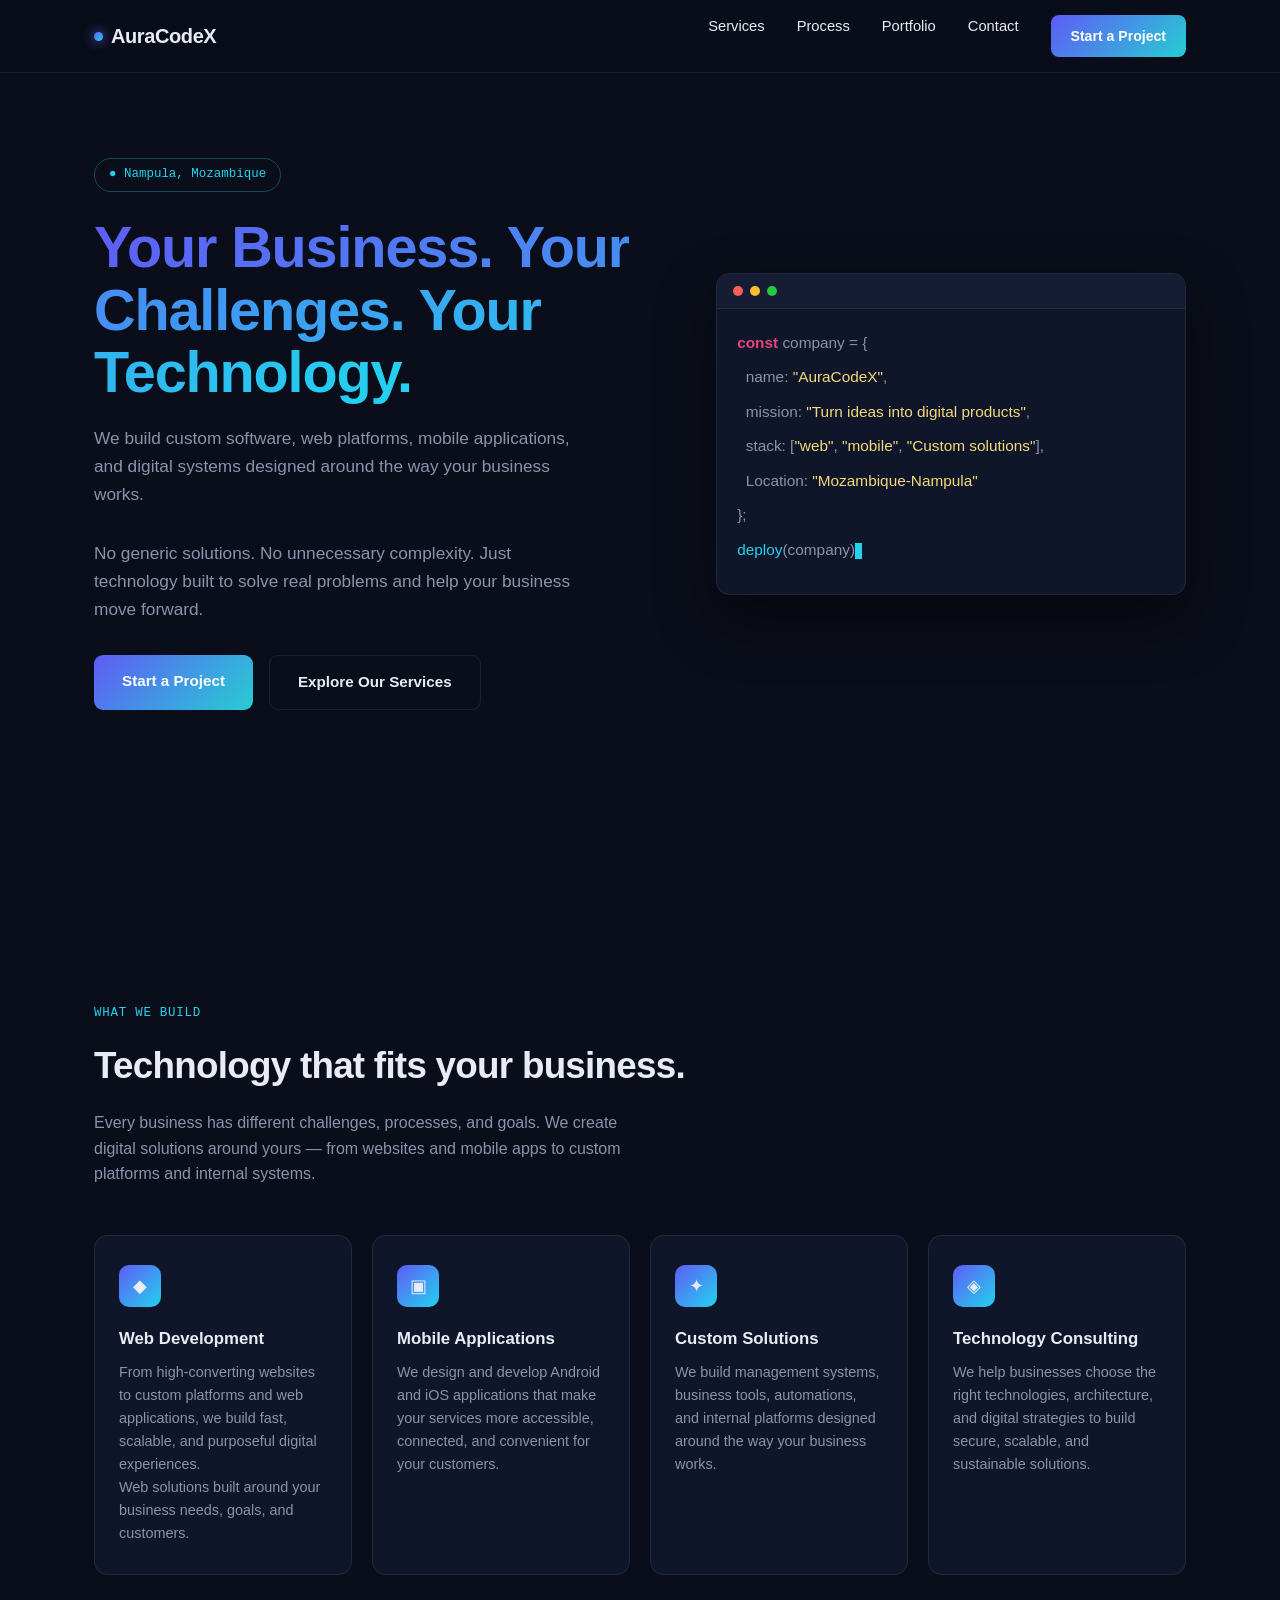
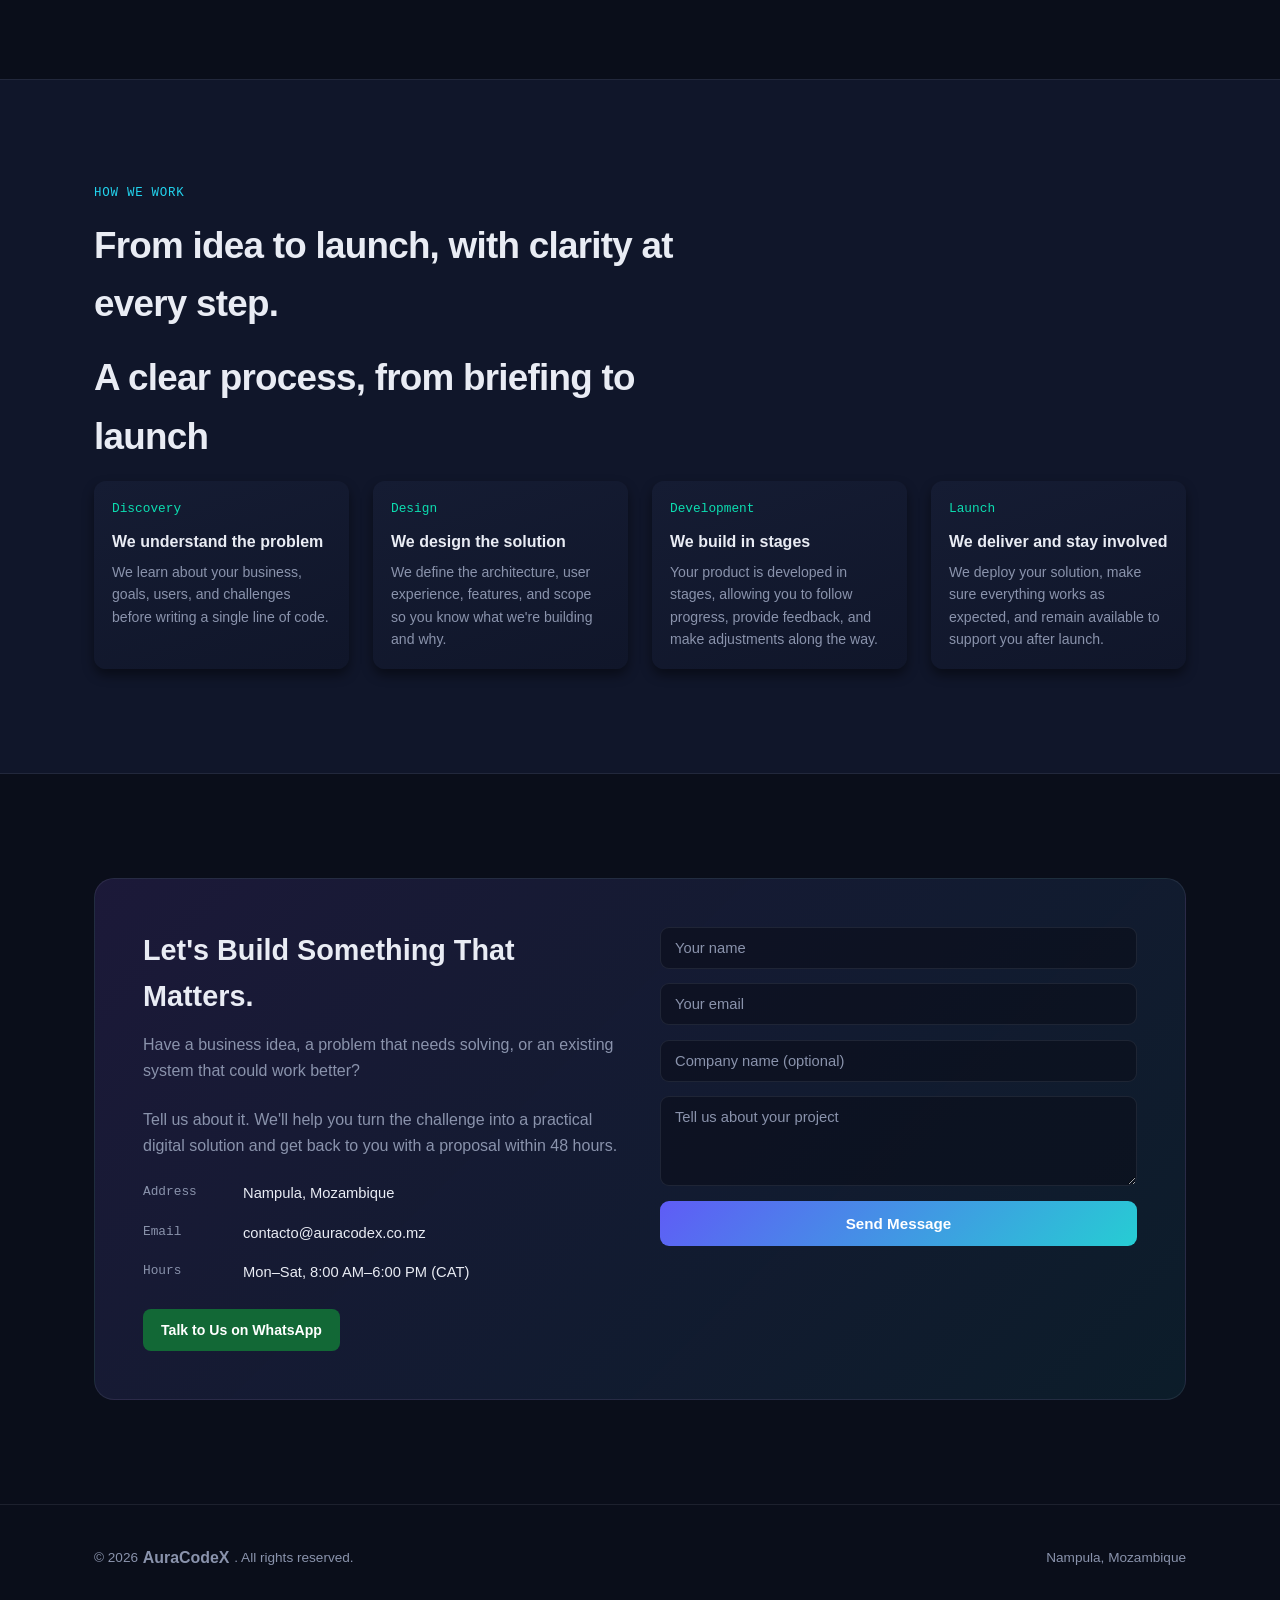
<file: index.html>
<!DOCTYPE html>
<html lang="pt-MZ">
<head>
    <meta charset="UTF-8">
    <meta name="viewport" content="width=device-width, initial-scale=1.0">
    <title>AuraCodeX — Technology with energy</title>
    <meta name="author" content="AuraCodeX">
    <meta name="robots" content="index, follow">
    <meta name="keywords" content="auracodex, auracodex.co.mz, software development, web development, mobile applications, custom solutions, technology consulting, digital solutions, Mozambique, Nampula, landingpages, websites, platforms, internal systems, business tools, automations, digital products, technology solutions">
    <meta name="description" content="Custom software, web platforms, mobile applications, and digital solutions built around your business.">
    <link rel="stylesheet" href="./css/main.css">
    <link rel="stylesheet" href="./css/style.css">
</head>
<body>
    <nav>
        <div class="wrap">
            <div class="logo"><span class="logo-dot"></span>AuraCodeX</div>
            <div class="nav-links">
                <a href="#servicos">Services</a>
                <a href="#processo">Process</a>
                <a href="./pages/potfolio.html">Portfolio</a>
                <a href="#contacto">Contact</a>
                <a href="#contacto" class="nav-cta">Start a Project</a>
            </div>
            <button class="mobile" id="btnmobile"><svg width="24" height="24" viewBox="0 0 24 24" fill="none" xmlns="http://www.w3.org/2000/svg"><rect x="3" y="6" width="18" height="2" rx="1" fill="currentColor"/><rect x="3" y="11" width="18" height="2" rx="1" fill="currentColor"/><rect x="3" y="16" width="18" height="2" rx="1" fill="currentColor"/></svg></button>
        </div>
    </nav>
    <main>
        <section class="hero">
            <div class="wrap hero-grid">
                <div>
                    <span class="eyebrow">● Nampula, Mozambique</span>
                    <h1><span class="grad"> Your Business. Your Challenges. Your Technology.</span></h1>
                    <p>We build custom software, web platforms, mobile applications, and digital systems designed around the way your business works.</p>
                    <p>No generic solutions. No unnecessary complexity. Just technology built to solve real problems and help your business move forward.</p>
                    <div class="hero-actions">
                        <a href="#contacto" class="btn-primary">Start a Project</a>
                        <a href="#servicos" class="btn-ghost">Explore Our Services</a>
                    </div>
                </div>
                <div class="term">
                <div class="term-bar"><span></span><span></span><span></span></div>
                <div class="term-body">
                    <div class="line"><span class="c">const</span> company = {</div>
                    <div class="line">&nbsp;&nbsp;name: <span class="s">"AuraCodeX"</span>,</div>
                    <div class="line">&nbsp;&nbsp;mission: <span class="s">"Turn ideas into digital products"</span>,</div>
                    <div class="line">&nbsp;&nbsp;stack: [<span class="s">"web"</span>, <span class="s">"mobile"</span>, <span class="s">"Custom solutions"</span>],</div>
                    <div class="line">&nbsp;&nbsp;Location: <span class="s">"Mozambique-Nampula"</span></div>
                    <div class="line">};</div>
                    <div class="line"><span class="k">deploy</span>(company)<span class="cursor"></span></div>
                </div>
                </div>
            </div>
        </section>

        <section id="servicos">
            <div class="wrap">
                <div class="kicker">What We Build</div>
                <h2 class="section-title">Technology that fits your business.</h2>
                <p class="section-sub">Every business has different challenges, processes, and goals. We create digital solutions around yours — from websites and mobile apps to custom platforms and internal systems.</p>
                <div class="services-grid">
                <div class="service-card">
                    <div class="service-icon">◆</div>
                    <h3>Web Development</h3>
                    <p>From high-converting websites to custom platforms and web applications, we build fast, scalable, and purposeful digital experiences.</p>
                    <p>Web solutions built around your business needs, goals, and customers.</p>
                </div>
                <div class="service-card">
                    <div class="service-icon">▣</div>
                    <h3>Mobile Applications</h3>
                    <p>We design and develop Android and iOS applications that make your services more accessible, connected, and convenient for your customers.</p>
                </div>
                <div class="service-card">
                    <div class="service-icon">✦</div>
                    <h3>Custom Solutions</h3>
                    <p>We build management systems, business tools, automations, and internal platforms designed around the way your business works.</p>
                </div>
                <div class="service-card">
                    <div class="service-icon">◈</div>
                    <h3>Technology Consulting</h3>
                    <p>We help businesses choose the right technologies, architecture, and digital strategies to build secure, scalable, and sustainable solutions.</p>
                </div>
                </div>
            </div>
        </section>

        <section class="process" id="processo">
            <div class="wrap">
                <div class="kicker">How We Work</div>
                <h2 class="section-title">From idea to launch, with clarity at every step.</h2>
                <h2 class="section-title">A clear process, from briefing to launch</h2>
                <div class="process-row">
                <div class="process-step"><span class="tag mono">Discovery</span><h3>We understand the problem</h3><p>We learn about your business, goals, users, and challenges before writing a single line of code.</p></div>
                <div class="process-step"><span class="tag mono">Design</span><h3>We design the solution</h3><p>We define the architecture, user experience, features, and scope so you know what we're building and why.</p></div>
                <div class="process-step"><span class="tag mono">Development</span><h3>We build in stages</h3><p>Your product is developed in stages, allowing you to follow progress, provide feedback, and make adjustments along the way.</p></div>
                <div class="process-step"><span class="tag mono">Launch</span><h3>We deliver and stay involved</h3><p>We deploy your solution, make sure everything works as expected, and remain available to support you after launch.</p></div>
                </div>
            </div>
        </section>


        <section id="contacto">
            <div class="wrap">
                <div class="contact-box">
                <div>
                    <h2>Let's Build Something That Matters.</h2>
                    <p>Have a business idea, a problem that needs solving, or an existing system that could work better?</p>
                    <p>Tell us about it. We'll help you turn the challenge into a practical digital solution and get back to you with a proposal within 48 hours.</p>
                    <div class="contact-info">
                    <div class="row"><span class="label mono">Address</span> Nampula, Mozambique</div>
                    <div class="row"><span class="label mono">Email</span> contacto@auracodex.co.mz</div>
                    <div class="row"><span class="label mono">Hours</span> Mon–Sat, 8:00 AM–6:00 PM (CAT)</div>
                    </div>
                    <a href="https://wa.me/message/T2NJ5MWOD5JIL1" target="_blank" rel="norefer nopepeer" class="whatsapp-btn"> Talk to Us on WhatsApp</a>
                </div>
                <form onsubmit="event.preventDefault();">
                    <input type="text" placeholder="Your name" required>
                    <input type="email" placeholder="Your email" required>
                    <input type="text" placeholder="Company name (optional)">
                    <textarea placeholder="Tell us about your project" required></textarea>
                    <button type="submit" class="btn-primary" style="border:none;cursor:pointer;">Send Message</button>
                </form>
                </div>
            </div>
        </section>
    </main>

    <footer>
        <div class="wrap">
            <div>© 2026 <h3>AuraCodeX</h3>. All rights reserved.</div>
            <div>Nampula, Mozambique</div>
        </div>
    </footer>
    <script src="./js/layout.js"></script>
</body>
</html>
</file>
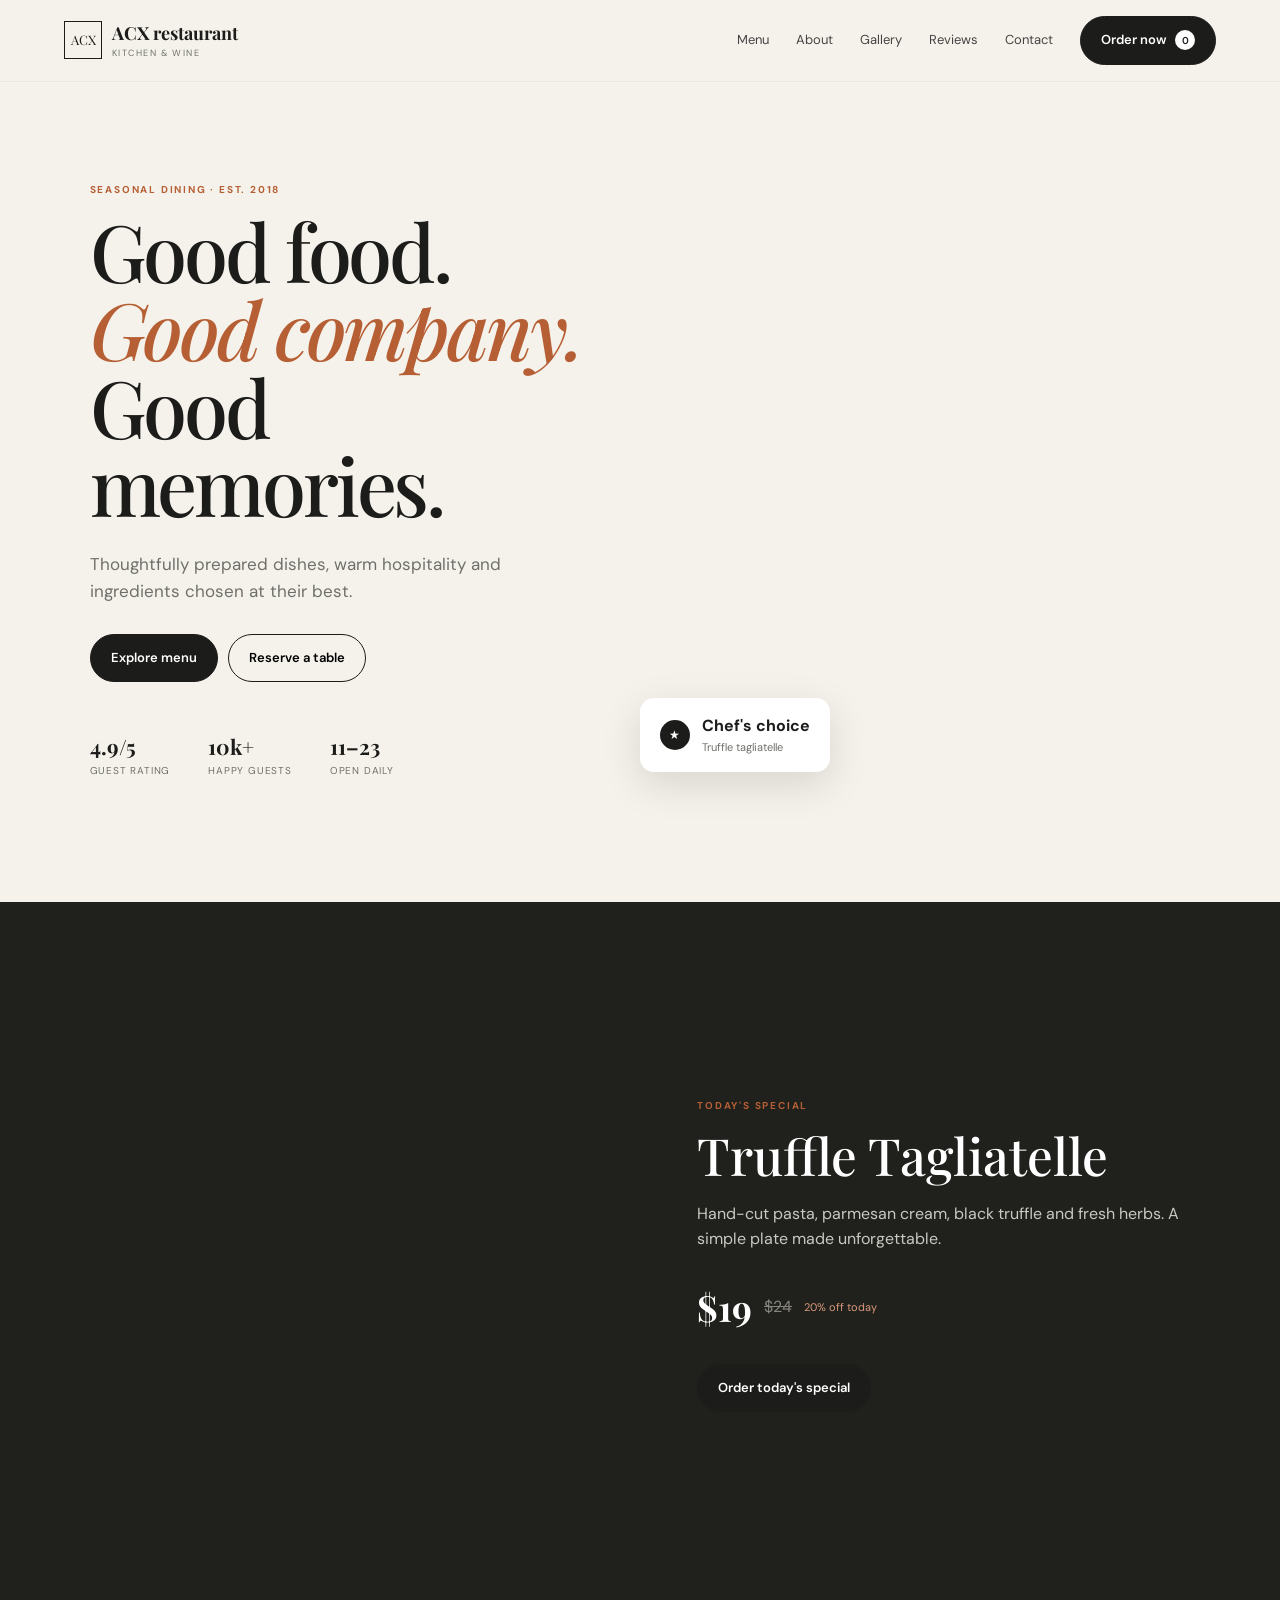
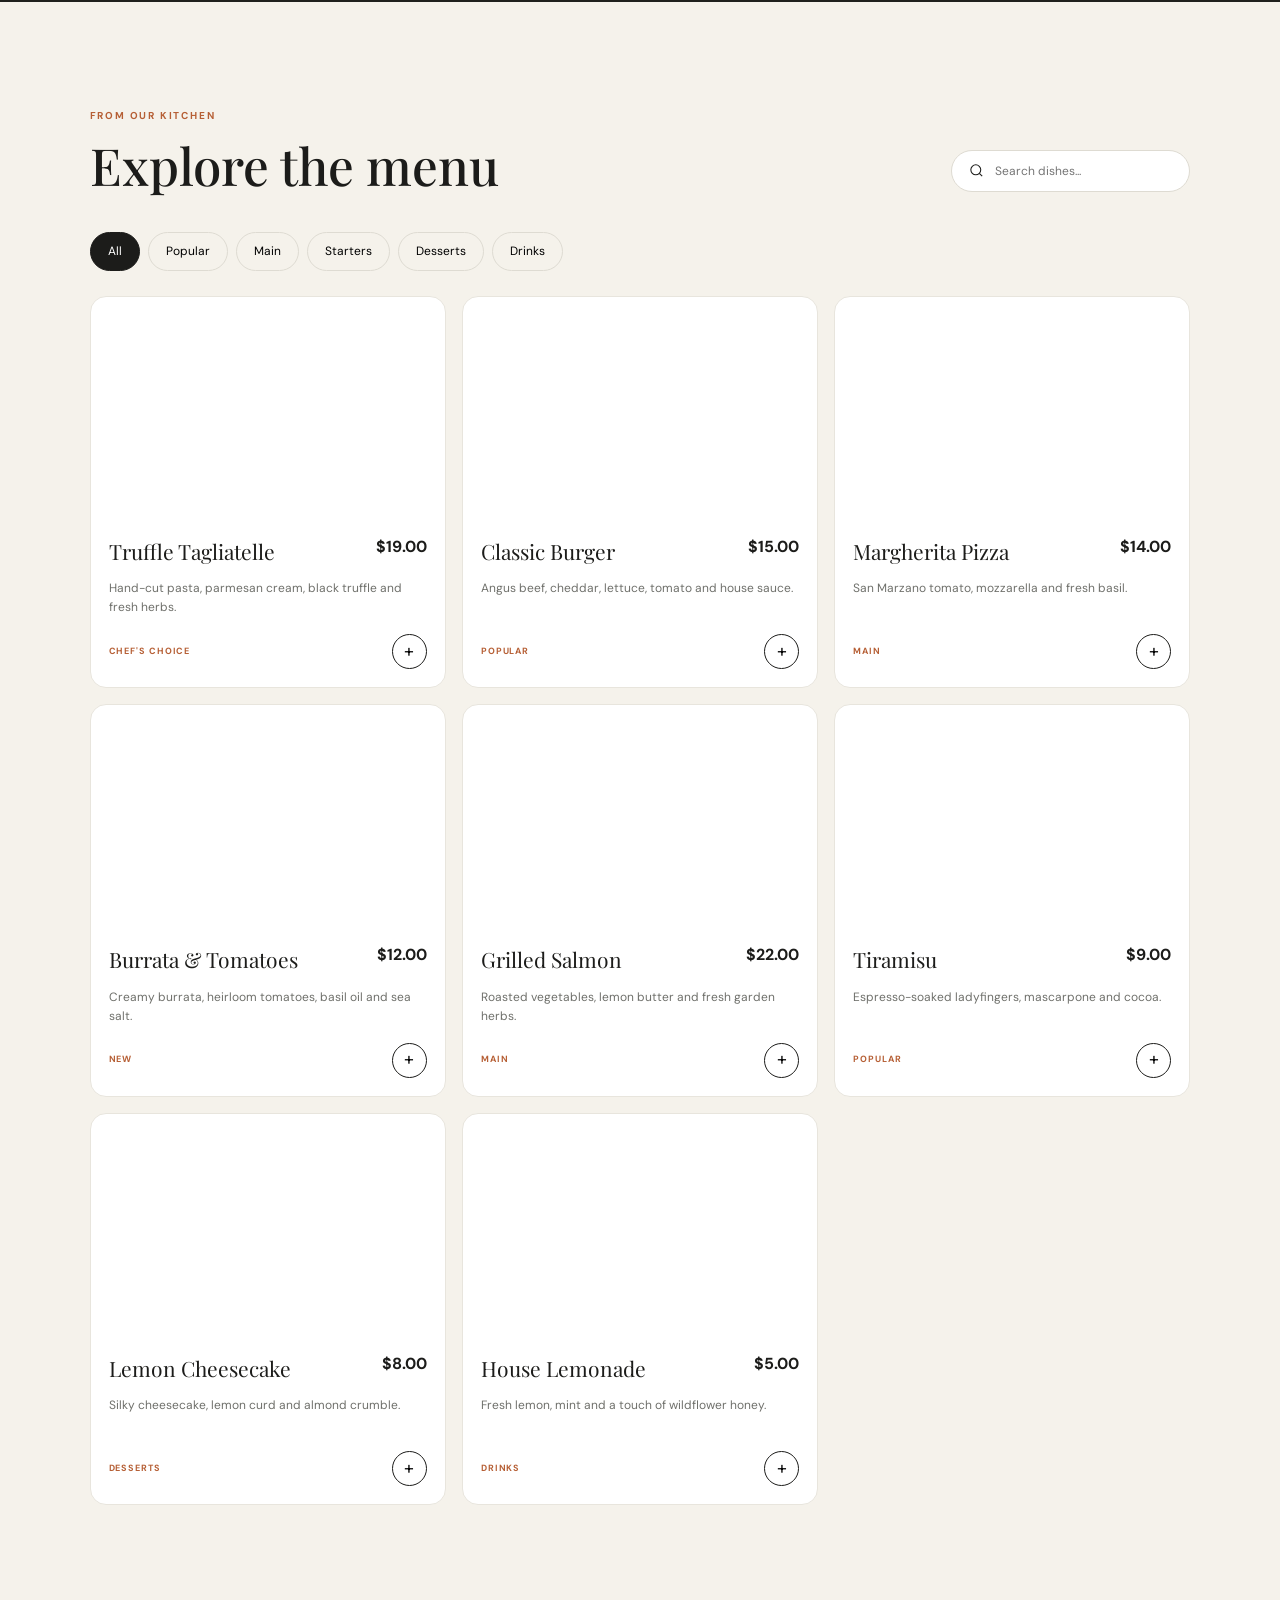
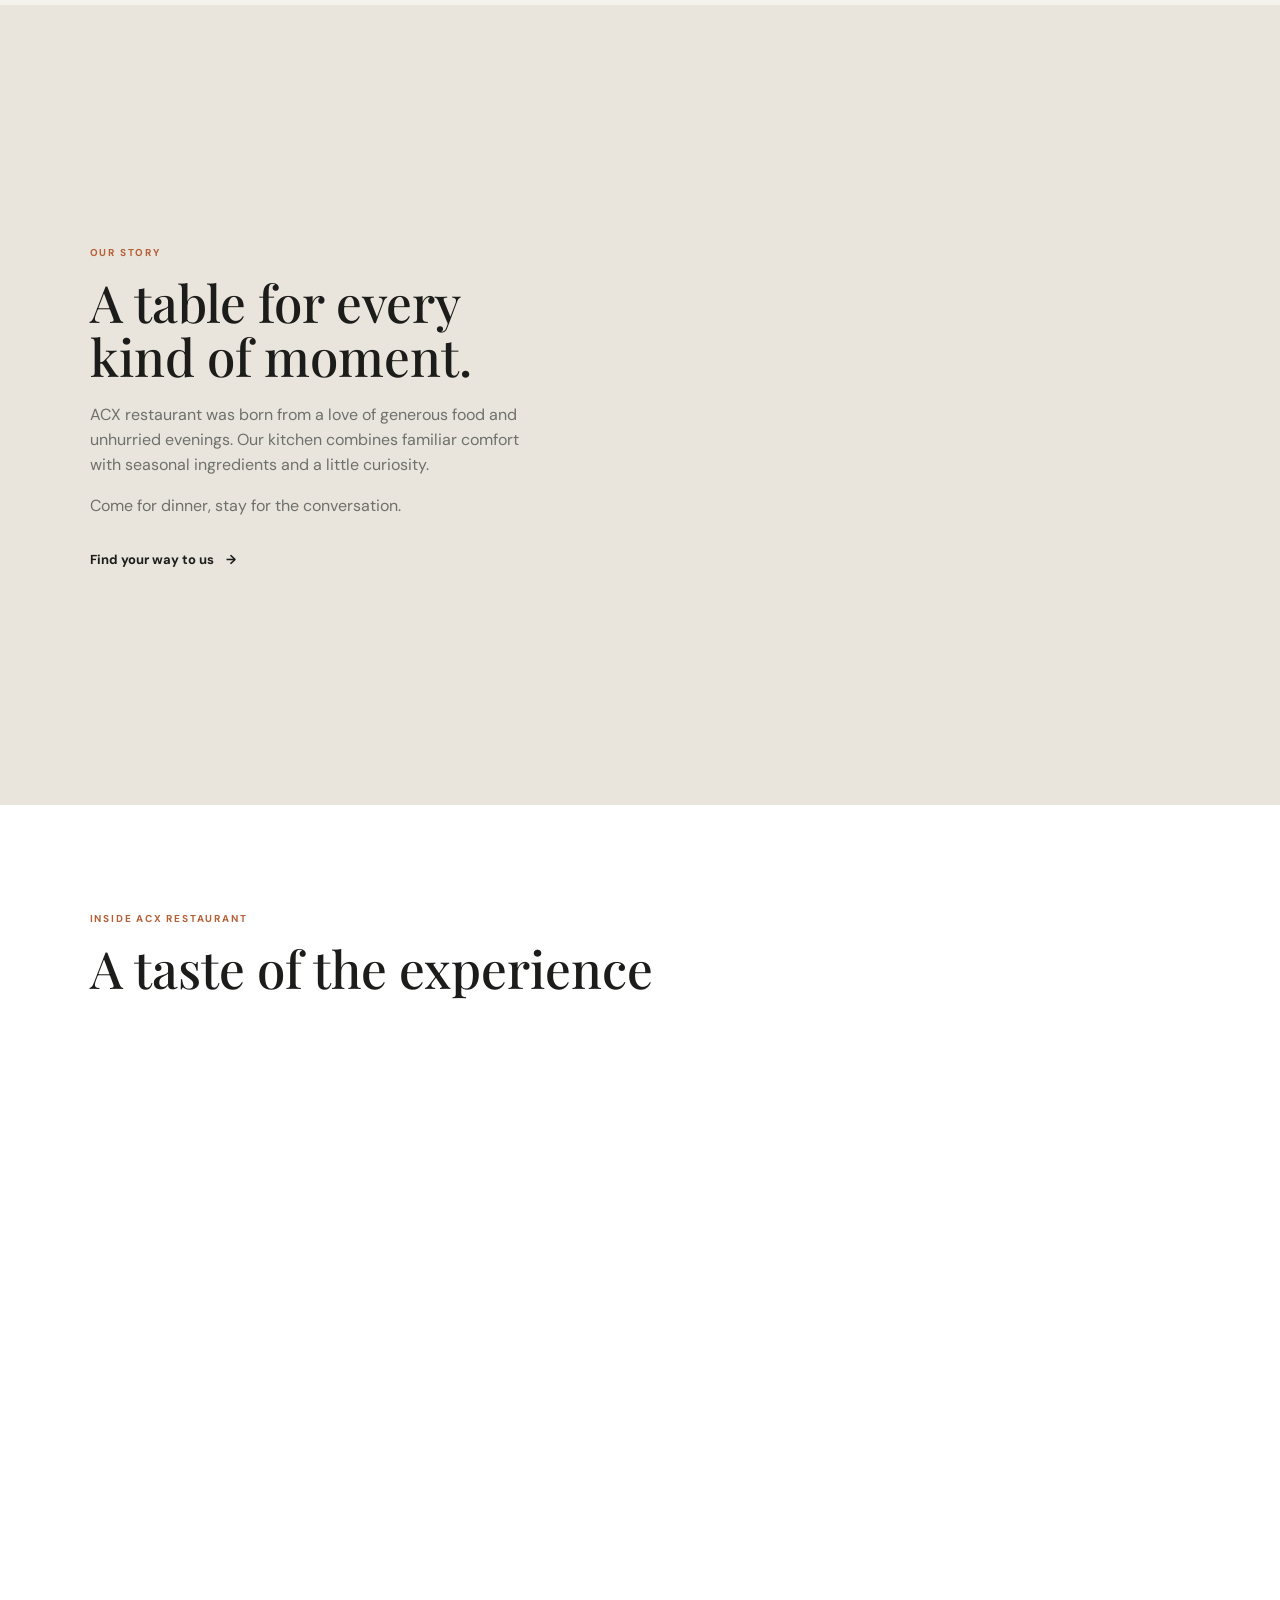
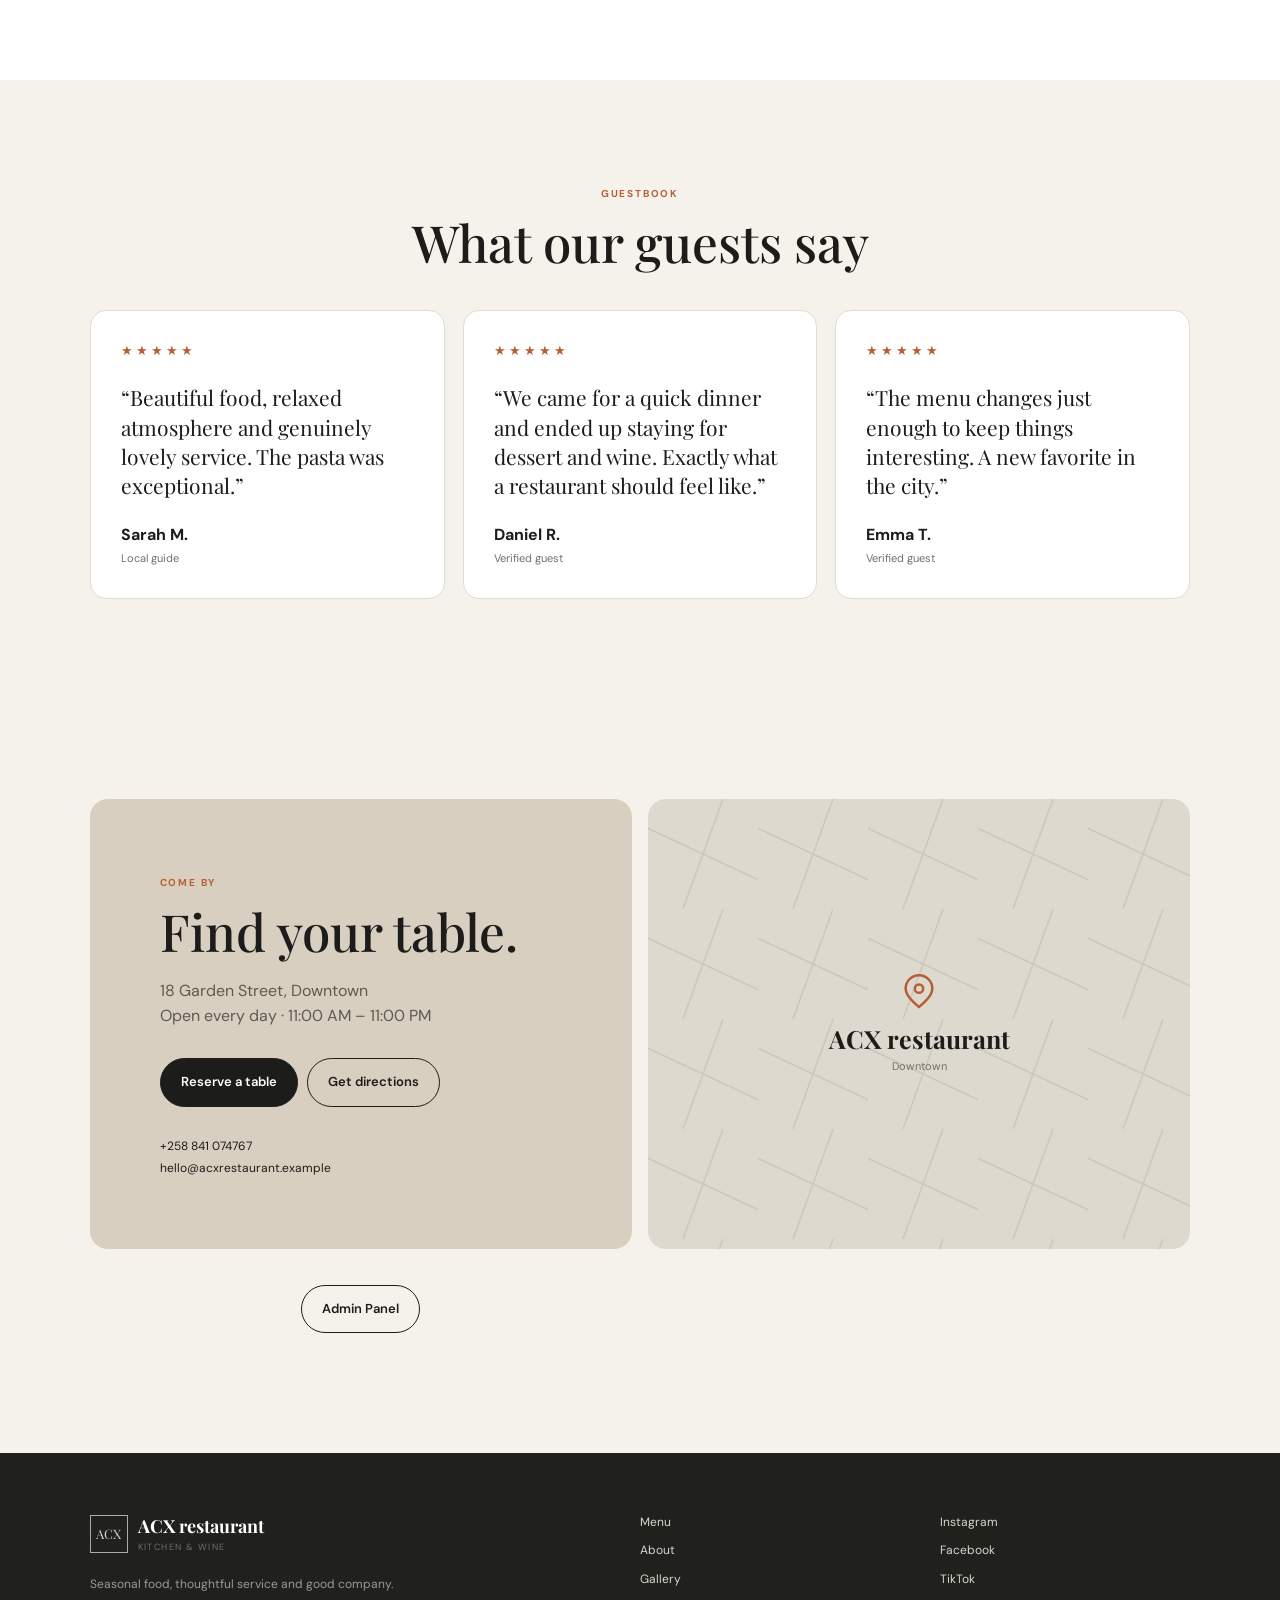
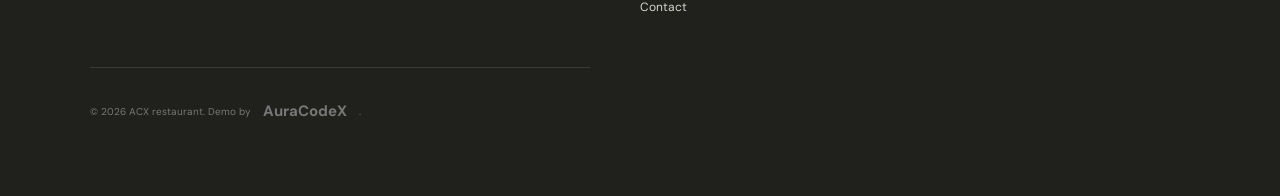
<file: projects_ACX/restaurant-landing-prototype/index.html>
<!DOCTYPE html>
<html lang="en">
<head>
  <meta charset="UTF-8">
  <meta name="viewport" content="width=device-width, initial-scale=1.0">
  <meta name="description" content="ACX restaurant — modern restaurant landing page prototype with menu, ordering and reservations.">
  <title>ACX restaurant — Restaurant</title>
  <link rel="preconnect" href="https://fonts.googleapis.com">
  <link rel="preconnect" href="https://fonts.gstatic.com" crossorigin>
  <link href="https://fonts.googleapis.com/css2?family=DM+Sans:wght@400;500;600;700&family=Playfair+Display:wght@500;600;700&display=swap" rel="stylesheet">
  <link rel="stylesheet" href="css/style.css">
  <link rel="stylesheet" href="css/responsive.css">
</head>
<body>
  <header class="site-header" id="top">
    <a class="brand" href="#top" aria-label="La Tavola home">
      <span class="brand-mark" aria-hidden="true">ACX</span>
      <span><strong>ACX restaurant</strong><small>Kitchen & Wine</small></span>
    </a>
    <button class="menu-toggle" id="menuToggle" aria-label="Open menu" aria-expanded="false">
      <svg viewBox="0 0 24 24" aria-hidden="true"><path d="M4 7h16M4 12h16M4 17h16"/></svg>
    </button>
    <nav class="main-nav" id="mainNav">
      <a href="#menu">Menu</a><a href="#about">About</a><a href="#gallery">Gallery</a>
      <a href="#reviews">Reviews</a><a href="#contact">Contact</a>
      <button class="btn btn-dark nav-order" data-open-cart>Order now <span id="cartCount">0</span></button>
    </nav>
  </header>

  <main>
    <section class="hero section">
      <div class="hero-copy">
        <span class="eyebrow">Seasonal dining · Est. 2018</span>
        <h1>Good food.<br><em>Good company.</em><br>Good memories.</h1>
        <p>Thoughtfully prepared dishes, warm hospitality and ingredients chosen at their best.</p>
        <div class="hero-actions">
          <a class="btn btn-dark" href="#menu">Explore menu</a>
          <button class="btn btn-light" data-open-reservation>Reserve a table</button>
        </div>
        <div class="hero-meta">
          <div><strong>4.9/5</strong><span>Guest rating</span></div>
          <div><strong>10k+</strong><span>Happy guests</span></div>
          <div><strong>11–23</strong><span>Open daily</span></div>
        </div>
      </div>
      <div class="hero-visual">
        <div class="hero-image image-food"></div>
        <div class="floating-card">
          <span class="mini-icon">★</span>
          <div><strong>Chef's choice</strong><span>Truffle tagliatelle</span></div>
        </div>
      </div>
    </section>

    <section class="special section">
      <div class="special-image image-special"></div>
      <div class="special-copy">
        <span class="eyebrow">Today's special</span>
        <h2>Truffle Tagliatelle</h2>
        <p>Hand-cut pasta, parmesan cream, black truffle and fresh herbs. A simple plate made unforgettable.</p>
        <div class="price-row"><strong>$19</strong><del>$24</del><span>20% off today</span></div>
        <button class="btn btn-dark" data-special-order>Order today's special</button>
      </div>
    </section>

    <section class="menu-section section" id="menu">
      <div class="section-heading">
        <div><span class="eyebrow">From our kitchen</span><h2>Explore the menu</h2></div>
        <div class="menu-search"><svg viewBox="0 0 24 24"><circle cx="11" cy="11" r="7"/><path d="m20 20-4-4"/></svg><input id="menuSearch" placeholder="Search dishes..." aria-label="Search dishes"></div>
      </div>
      <div class="category-tabs" id="categoryTabs"></div>
      <div class="dish-grid" id="dishGrid"></div>
    </section>

    <section class="about section" id="about">
      <div class="about-copy"><span class="eyebrow">Our story</span><h2>A table for every kind of moment.</h2>
        <p>ACX restaurant was born from a love of generous food and unhurried evenings. Our kitchen combines familiar comfort with seasonal ingredients and a little curiosity.</p>
        <p>Come for dinner, stay for the conversation.</p>
        <a class="text-link" href="#contact">Find your way to us <span>→</span></a>
      </div>
      <div class="about-images"><div class="about-photo image-interior"></div><div class="about-photo small image-chef"></div></div>
    </section>

    <section class="gallery section" id="gallery">
      <div class="section-heading"><div><span class="eyebrow">Inside ACX restaurant</span><h2>A taste of the experience</h2></div></div>
      <div class="gallery-grid">
        <div class="gallery-item image-gallery-1"></div><div class="gallery-item image-gallery-2"></div>
        <div class="gallery-item image-gallery-3"></div><div class="gallery-item image-gallery-4"></div>
        <div class="gallery-item image-gallery-5"></div>
      </div>
    </section>

    <section class="reviews section" id="reviews">
      <div class="section-heading centered"><span class="eyebrow">Guestbook</span><h2>What our guests say</h2></div>
      <div class="review-grid">
        <article class="review"><div class="stars">★★★★★</div><blockquote>“Beautiful food, relaxed atmosphere and genuinely lovely service. The pasta was exceptional.”</blockquote><strong>Sarah M.</strong><span>Local guide</span></article>
        <article class="review"><div class="stars">★★★★★</div><blockquote>“We came for a quick dinner and ended up staying for dessert and wine. Exactly what a restaurant should feel like.”</blockquote><strong>Daniel R.</strong><span>Verified guest</span></article>
        <article class="review"><div class="stars">★★★★★</div><blockquote>“The menu changes just enough to keep things interesting. A new favorite in the city.”</blockquote><strong>Emma T.</strong><span>Verified guest</span></article>
      </div>
    </section>

    <section class="visit section" id="contact">
      <div class="visit-card">
        <span class="eyebrow">Come by</span><h2>Find your table.</h2>
        <p>18 Garden Street, Downtown<br>Open every day · 11:00 AM – 11:00 PM</p>
        <div class="visit-actions"><button class="btn btn-dark" data-open-reservation>Reserve a table</button><a class="btn btn-light" href="https://www.google.com/maps" target="_blank" rel="noopener">Get directions</a></div>
        <div class="contact-lines"><span>+258 841 074767</span><span>hello@acxrestaurant.example</span></div>
      </div>
      <div class="map-placeholder"><div class="map-pin"><svg viewBox="0 0 24 24"><path d="M20 10c0 5-8 11-8 11S4 15 4 10a8 8 0 1 1 16 0Z"/><circle cx="12" cy="10" r="2.5"/></svg></div><strong>ACX restaurant</strong><span>Downtown</span></div>
      <div class="containerbtn">
        <a href="./admin/index.html" class="btn btn-light">Admin Panel</a>
      </div>
    </section>
  </main>

  <footer class="footer">
    <div><a class="brand" href="#top"><span class="brand-mark">ACX</span><span><strong>ACX restaurant</strong><small>Kitchen & Wine</small></span></a><p>Seasonal food, thoughtful service and good company.</p></div>
    <div class="footer-links"><a href="#menu">Menu</a><a href="#about">About</a><a href="#gallery">Gallery</a><a href="#contact">Contact</a></div>
    <div class="footer-social"><a href="#" aria-label="Instagram">Instagram</a><a href="#" aria-label="Facebook">Facebook</a><a href="#" aria-label="TikTok">TikTok</a></div>
    <small class="copyright">© 2026 ACX restaurant. Demo by <h2>AuraCodeX</h2>.</small>
  </footer>

  <div class="modal-backdrop" id="cartModal" style="display: none;">
    <div class="modal cart-modal" role="dialog" aria-modal="true" aria-labelledby="cartTitle">
      <button class="modal-close" data-close-cart aria-label="Close">×</button><span class="eyebrow">Your order</span><h2 id="cartTitle">Cart</h2>
      <div id="cartItems" class="cart-items"></div><div class="cart-total"><span>Total</span><strong id="cartTotal">$0.00</strong></div>
      <button class="btn btn-dark full" id="checkoutBtn">Continue to WhatsApp</button>
      <p class="modal-note">Demo mode: checkout creates a pre-filled WhatsApp message.</p>
    </div>
  </div>

  <div class="modal-backdrop" id="reservationModal" style="display: none;">
    <div class="modal" role="dialog" aria-modal="true" aria-labelledby="reservationTitle">
      <button class="modal-close" data-close-reservation aria-label="Close">×</button><span class="eyebrow">Book your table</span><h2 id="reservationTitle">Reservation</h2>
      <form id="reservationForm" class="form-grid">
        <label>Full name<input name="name" required></label><label>Phone<input name="phone" type="tel" required></label>
        <label>Date<input name="date" type="date" required></label><label>Time<input name="time" type="time" required></label>
        <label>Guests<select name="guests"><option>1</option><option>2</option><option>3</option><option>4</option><option>5</option><option>6+</option></select></label>
        <label>Occasion<select name="occasion"><option>Regular dinner</option><option>Birthday</option><option>Anniversary</option><option>Business</option></select></label>
        <label class="full-field">Notes<textarea name="notes" rows="3" placeholder="Optional"></textarea></label>
        <button class="btn btn-dark full-field" type="submit">Confirm reservation</button>
      </form>
      <div id="reservationSuccess" class="success-message" style="display: none;"></div>
    </div>
  </div>
  <div class="toast" id="toast" role="status" aria-live="polite"></div>
  <script src="js/storage.js"></script>
  <script src="js/menu.js"></script>
  <script src="js/cart.js"></script>
  <script src="js/reservation.js"></script>
  <script src="js/app.js"></script>
</body>
</html>
</file>
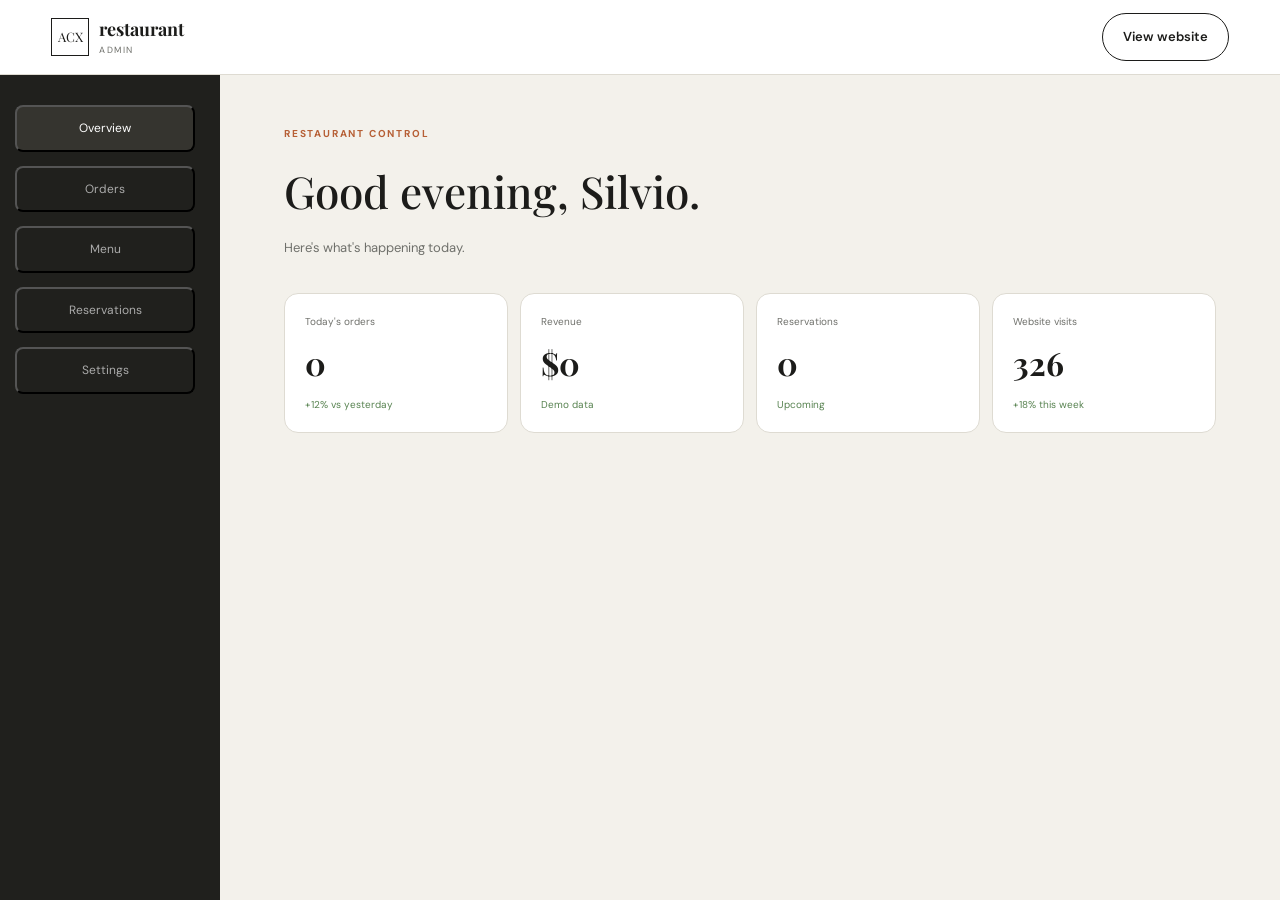
<file: projects_ACX/restaurant-landing-prototype/admin/index.html>
<!doctype html>
<html lang="en">
  <head>
    <meta charset="UTF-8" />
    <meta name="viewport" content="width=device-width, initial-scale=1.0" />
    <title>ACX restaurant — Admin Dashboard</title>
    <link rel="preconnect" href="https://fonts.googleapis.com" />
    <link rel="preconnect" href="https://fonts.gstatic.com" crossorigin />
    <link
      href="https://fonts.googleapis.com/css2?family=DM+Sans:wght@400;500;600;700&family=Playfair+Display:wght@500;600;700&display=swap"
      rel="stylesheet"
    />
    <link rel="stylesheet" href="../css/style.css" />
    <link rel="stylesheet" href="../css/admin.css" />
  </head>
  <body class="admin-body">
    <header class="admin-header">
      <a class="brand" href="../index.html"
        ><span class="brand-mark">ACX</span
        ><span><strong>restaurant</strong><small>Admin</small></span></a
      ><a class="btn btn-light" href="../index.html">View website</a>
    </header>
    <main class="admin-layout">
      <aside class="admin-sidebar">
        <button data-section="dashboard" class="nav-link active">Overview</button>
        <button data-section="orders" class="nav-link">Orders</button>
        <button data-section="dishes" class="nav-link">Menu</button>
        <button data-section="reservations" class="nav-link">Reservations</button>
        <button data-section="settings" class="nav-link">Settings</button>
      </aside>
      <section class="admin-content">
        <div id="dashboard">
          <span class="eyebrow">Restaurant control</span>
          <h1>Good evening, Silvio.</h1>
          <p class="muted">Here's what's happening today.</p>
          <div class="stats-grid">
            <div class="stat">
              <span>Today's orders</span><strong id="statOrders">0</strong
              ><small>+12% vs yesterday</small>
            </div>
            <div class="stat">
              <span>Revenue</span><strong id="statRevenue">$0</strong
              ><small>Demo data</small>
            </div>
            <div class="stat">
              <span>Reservations</span><strong id="statReservations">0</strong
              ><small>Upcoming</small>
            </div>
            <div class="stat">
              <span>Website visits</span><strong>326</strong
              ><small>+18% this week</small>
            </div>
          </div>
        </div>
        <div class="admin-section" id="orders" style="display: none">
          <div class="admin-title">
            <div>
              <span class="eyebrow">Live orders</span>
              <h2>Orders</h2>
            </div>
            <button class="btn btn-dark" id="clearOrders">
              Clear demo orders
            </button>
          </div>
          <div class="table-wrap">
            <table>
              <thead>
                <tr>
                  <th>Order</th>
                  <th>Customer</th>
                  <th>Items</th>
                  <th>Total</th>
                  <th>Status</th>
                </tr>
              </thead>
              <tbody id="ordersTable"></tbody>
            </table>
          </div>
        </div>
        <div class="admin-section" id="dishes" style="display: none">
          <div class="admin-title">
            <div>
              <span class="eyebrow">Content</span>
              <h2>Menu management</h2>
            </div>
            <button class="btn btn-dark" id="addDishBtn">+ Add dish</button>
          </div>
          <div class="admin-dishes" id="adminDishes"></div>
        </div>
        <div class="admin-section" id="reservations" style="display: none">
          <div class="admin-title">
            <div>
              <span class="eyebrow">Bookings</span>
              <h2>Reservations</h2>
            </div>
          </div>
          <div class="table-wrap">
            <table>
              <thead>
                <tr>
                  <th>Guest</th>
                  <th>Date</th>
                  <th>Time</th>
                  <th>Guests</th>
                  <th>Occasion</th>
                </tr>
              </thead>
              <tbody id="reservationsTable"></tbody>
            </table>
          </div>
        </div>
        <div class="admin-section" id="settings" style="display: none">
          <div class="admin-title">
            <div>
              <span class="eyebrow">Restaurant profile</span>
              <h2>Settings</h2>
            </div>
          </div>
          <div class="settings-card">
            <label>Restaurant name<input value="ACX restaurant" /></label
            ><label>Phone<input value="+258 841074767" /></label
            ><label>Address<input value="18 Garden Street, Downtown" /></label
            ><label
              >Opening hours<input
                value="Every day · 11:00 AM – 11:00 PM" /></label
            ><button class="btn btn-dark" id="saveSettings">
              Save changes
            </button>
          </div>
        </div>
      </section>
    </main>
    <div class="modal-backdrop" id="dishModal" style="display: none">
      <div class="modal">
        <button class="modal-close" id="closeDish">×</button
        ><span class="eyebrow">Menu management</span>
        <h2>Add dish</h2>
        <form id="dishForm" class="form-grid">
          <label>Name<input name="name" required /></label
          ><label
            >Price<input
              name="price"
              type="number"
              step=".01"
              required /></label
          ><label
            >Category<select name="category">
              <option>Popular</option>
              <option>Starters</option>
              <option>Main</option>
              <option>Desserts</option>
              <option>Drinks</option>
            </select></label
          ><label>Tag<input name="tag" placeholder="Popular / New" /></label
          ><label class="full-field"
            >Description<textarea name="description" required></textarea></label
          ><button class="btn btn-dark full-field">Save dish</button>
        </form>
      </div>
    </div>
    <script src="../js/storage.js"></script>
    <script src="../js/admin.js"></script>
  </body>
</html>
</file>
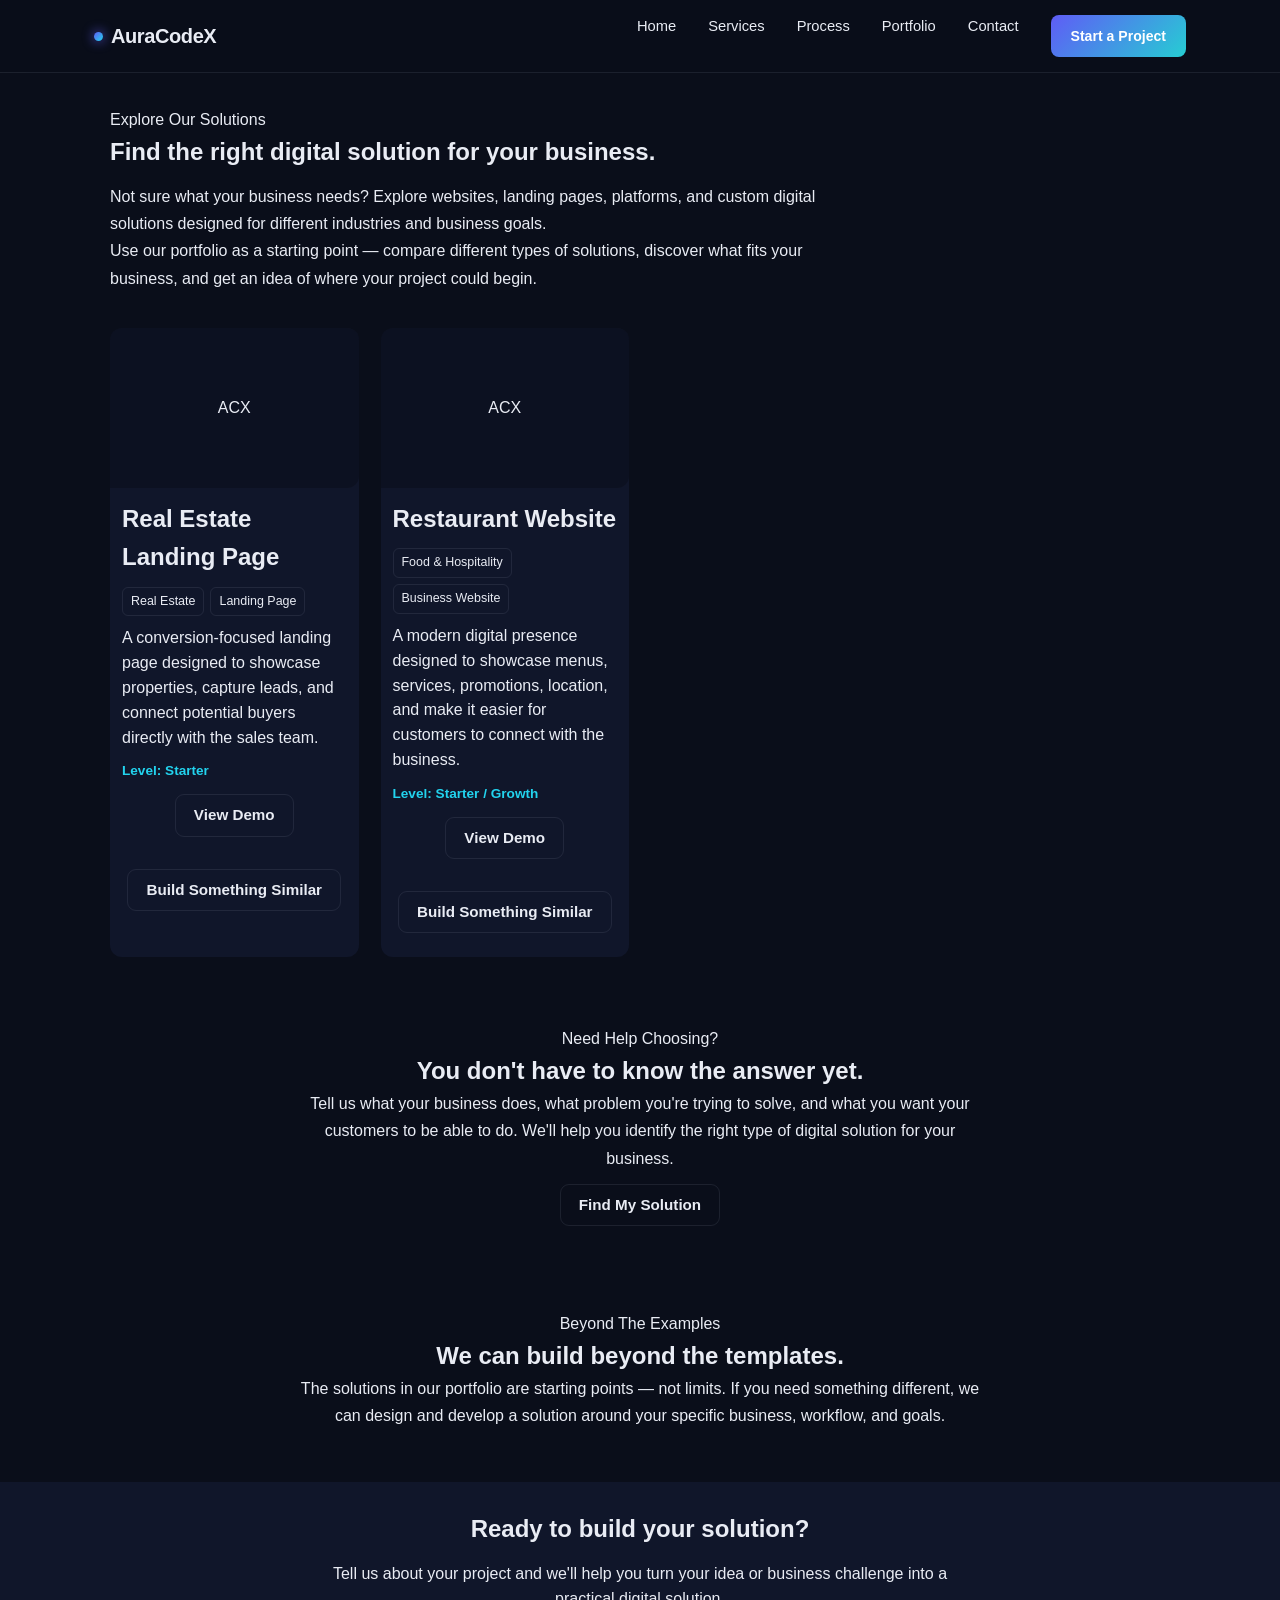
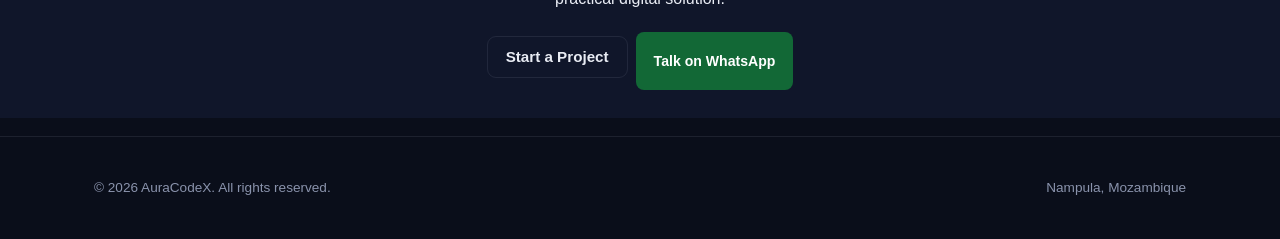
<file: pages/potfolio.html>
<!DOCTYPE html>
<html lang='en'>
<head>
    <meta charset='utf-8'>
    <meta name='viewport' content='width=device-width, initial-scale=1'>
    <title>AuraCodeX — Solutions Portfolio</title>
    <meta name="author" content="AuraCodeX">
    <meta name="robots" content="index, follow">
    <meta name="keywords" content="auracodex, auracodex.co.mz, software development, web development, mobile applications, custom solutions, technology consulting, digital solutions, Mozambique, Nampula, landingpages, websites, platforms, internal systems, business tools, automations, digital products, technology solutions">
    <meta name="description" content="Custom software, web platforms, mobile applications, and digital solutions built around your business.">
    <link rel='stylesheet' href='../css/main.css'>
    <link rel='stylesheet' href='../css/portfolio.css'>
</head>
<body>
    <header>
        <nav>
            <div class="wrap">
                <div class="logo"><span class="logo-dot"></span>AuraCodeX</div>
                <div class="nav-links">
                    <a href="../index.html">Home</a>
                    <a href="../index.html#servicos">Services</a>
                    <a href="../index.html#processo">Process</a>
                    <a href="#">Portfolio</a>
                    <a href="../index.html#contacto">Contact</a>
                    <a href="../index.html#contacto" class="nav-cta">Start a Project</a>
                </div>
                <button class="mobile" id="btnmobile">&times;</button>
            </div>
        </nav>
    </header>

    <main>

        <div class="hero"></div>

        <section>
            <div class="wrap">

                <div class="portfolio-intro">
                    <div class="kicker">Explore Our Solutions</div>

                    <h1>Find the right digital solution for your business.</h1>

                    <p>
                        Not sure what your business needs?
                        Explore websites, landing pages, platforms, and custom digital solutions designed for different industries and business goals.
                    </p>

                    <p>
                        Use our portfolio as a starting point — compare different types of solutions,
                        discover what fits your business, and get an idea of where your project could begin.
                    </p>
                </div>

                <div id="gradeProjectos" class="projectos">

                    <div class="projecto">

                        <div class="img">
                            ACX
                        </div>

                        <div class="infos">

                            <h2>Real Estate Landing Page</h2>

                            <div class="project-meta">
                                <span>Real Estate</span>
                                <span>Landing Page</span>
                            </div>

                            <p class="project-description">
                                A conversion-focused landing page designed to showcase properties,
                                capture leads, and connect potential buyers directly with the sales team.
                            </p>

                            <div class="project-level">
                                Level: Starter
                            </div>

                            <div class="ctas">
                                <a href="../projects_ACX/imobiliary_landing_page/index.html" class="btn-ghost">View Demo</a>
                                <a href="../index.html#contacto" class="btn-ghost">Build Something Similar</a>
                            </div>

                        </div>

                    </div>

                    <div class="projecto">

                        <div class="img">
                            ACX
                        </div>

                        <div class="infos">

                            <h2>Restaurant Website</h2>

                            <div class="project-meta">
                                <span>Food & Hospitality</span>
                                <span>Business Website</span>
                            </div>

                            <p class="project-description">
                                A modern digital presence designed to showcase menus, services,
                                promotions, location, and make it easier for customers to connect with the business.
                            </p>

                            <div class="project-level">
                                Level: Starter / Growth
                            </div>

                            <div class="ctas">
                                <a href="../projects_ACX/restaurant-landing-prototype/index.html" class="btn-ghost">View Demo</a>
                                <a href="../index.html#contacto" class="btn-ghost">Build Something Similar</a>
                            </div>

                        </div>

                    </div>

                    <!--<div class="projecto">

                        <div class="img">
                            ACX
                        </div>

                        <div class="infos">

                            <h2>Business Landing Page</h2>

                            <div class="project-meta">
                                <span>Business Services</span>
                                <span>Landing Page</span>
                            </div>

                            <p class="project-description">
                                A professional landing page designed to establish an online presence,
                                explain services, and turn visitors into potential customers.
                            </p>

                            <div class="project-level">
                                Level: Starter
                            </div>

                            <div class="ctas">
                                <a href="#" class="btn-ghost">View Demo</a>
                                <a href="../index.html#contacto" class="btn-ghost">Build Something Similar</a>
                            </div>

                        </div>

                    </div>

                    <div class="projecto">

                        <div class="img">
                            ACX
                        </div>

                        <div class="infos">

                            <h2>Business Management Platform</h2>

                            <div class="project-meta">
                                <span>Custom</span>
                                <span>Web Platform</span>
                            </div>

                            <p class="project-description">
                                A custom digital system designed to centralize operations,
                                automate processes, manage information, and give businesses greater control over their workflow.
                            </p>

                            <div class="project-level">
                                Level: Advanced
                            </div>

                            <div class="ctas">
                                <a href="#" class="btn-ghost">View Demo</a>
                                <a href="../index.html#contacto" class="btn-ghost">Build Something Similar</a>
                            </div>

                        </div>

                    </div> -->

                </div>

            </div>
        </section>

        <section>
            <div class="solution-help">

                <div class="kicker">Need Help Choosing?</div>

                <h2>You don't have to know the answer yet.</h2>

                <p>
                    Tell us what your business does, what problem you're trying to solve,
                    and what you want your customers to be able to do.
                    We'll help you identify the right type of digital solution for your business.
                </p>

                <div class="ctas">
                    <a href="../index.html#contacto" class="btn-ghost">Find My Solution</a>
                </div>

            </div>
        </section>

        <section>
            <div class="solution-note">

                <div class="kicker">Beyond The Examples</div>

                <h2>We can build beyond the templates.</h2>

                <p>
                    The solutions in our portfolio are starting points — not limits.
                    If you need something different, we can design and develop a solution
                    around your specific business, workflow, and goals.
                </p>

            </div>
        </section>

        <section>
            <div class="contactsection">

                <h2>Ready to build your solution?</h2>

                <p>
                    Tell us about your project and we'll help you turn your idea
                    or business challenge into a practical digital solution.
                </p>

                <div class="ctas">
                    <a href="../index.html#contacto" class="btn-ghost">Start a Project</a>
                    <a href="https://wa.me/message/T2NJ5MWOD5JIL1" class="whatsapp-btn"> Talk on WhatsApp</a>
                </div>

            </div>
        </section>

        <footer>
            <div class="wrap">
                <div>© 2026 AuraCodeX. All rights reserved.</div>
                <div>Nampula, Mozambique</div>
            </div>
        </footer>

    </main>

    <script src="../js/layout.js"></script>
</body>
</html>
</file>
<file: css/main.css>
:root {
  --bg: #0a0e1a;
  --panel: #10162a;
  --panel-2: #151c33;
  --violet: #5f5cf6;
  --constclr:#e3457a;
  --magenta: #26cdd3;
  --stepcolor: #0cdeb1;
  --cyan: #22d3ee;
  --text: #e9ecf4;
  --muted: #8a93ac;
  --border: rgba(139, 146, 172, 0.14);
}

* {
  margin: 0;
  padding: 0;
  box-sizing: border-box;
}
html {
  scroll-behavior: smooth;
}
body {
  background: var(--bg);
  color: var(--text);
  font-family: "Inter", sans-serif;
  line-height: 1.6;
  overflow-x: hidden;
}
h1,
h2,
h3,
.logo {
  font-family: "Space Grotesk", sans-serif;
}
.mono {
  font-family: "JetBrains Mono", monospace;
}
a {
  color: var(--text);
  text-decoration: none;
}
.wrap {
  max-width: 1140px;
  margin: 0 auto;
  padding: 0 24px;
}

a:focus-visible,
button:focus-visible {
  outline: 2px solid var(--cyan);
  outline-offset: 3px;
}
.mobile{
  display: none;
  @media (max-width:768px) {
    display: block;
  }
}
nav {
  position: fixed;
  top: 0;
  left: 0;
  right: 0;
  z-index: 50;
  background: rgba(10, 14, 26, 0.75);
  backdrop-filter: blur(14px);
  border-bottom: 1px solid var(--border);
}
nav .wrap {
  display: flex;
  align-items: center;
  justify-content: space-between;
  height: 72px;
}
.logo {
  font-size: 1.25rem;
  font-weight: 700;
  letter-spacing: -0.02em;
  display: flex;
  align-items: center;
  gap: 8px;
}
.logo-dot {
  width: 9px;
  height: 9px;
  border-radius: 50%;
  background: linear-gradient(135deg, var(--violet), var(--cyan));
  box-shadow: 0 0 12px var(--violet);
}
.nav-links {
  display: flex;
  gap: 2rem;
  font-size: 0.92rem;
  color: var(--muted);
}
.nav-links a:hover {
  color: var(--cyan);
}
.nav-cta {
  background: linear-gradient(135deg, var(--violet), var(--magenta));
  color: #fff;
  padding: 10px 20px;
  border-radius: 8px;
  font-size: 0.88rem;
  font-weight: 600;
  transition: transform 0.2s, box-shadow 0.2s;
}
.nav-cta:hover {
  transform: translateY(-1px);
  box-shadow: 0 6px 24px rgba(139, 92, 246, 0.4);
  color: var(--text) !important;
}
@media (max-width: 768px) {
  .nav-links {
    display: none;
  }
  .open{
    display: flex;
    flex-direction: column;
    position: absolute;
    background: #0a0e1a;
    top: 72px;
    right: 40%;
    padding: 27px;
    left: 0;
  }
}

/* CONTACT */
.contact-box {
  background: linear-gradient(
    135deg,
    rgba(139, 92, 246, 0.14),
    rgba(34, 211, 238, 0.08)
  );
  border: 1px solid var(--border);
  border-radius: 20px;
  padding: 3rem;
  display: grid;
  grid-template-columns: 1fr 1fr;
  gap: 2.5rem;
}
.contact-box h2 {
  font-size: 1.8rem;
  margin-bottom: 0.8rem;
}
.contact-box p {
  color: var(--muted);
  margin-bottom: 1.5rem;
}
.contact-info .row {
  display: flex;
  flex-wrap: wrap;
  gap: 10px;
  margin-bottom: 1rem;
  font-size: 0.92rem;
}
.contact-info .row .label {
  color: var(--muted);
  min-width: 90px;
  font-family: "JetBrains Mono", monospace;
  font-size: 0.8rem;
}
form {
  display: flex;
  flex-direction: column;
  gap: 0.9rem;
}
input,
textarea {
  background: rgba(10, 14, 26, 0.6);
  border: 1px solid var(--border);
  border-radius: 9px;
  padding: 12px 14px;
  color: var(--text);
  font-family: "Inter", sans-serif;
  font-size: 0.92rem;
}
input::placeholder,
textarea::placeholder {
  color: var(--muted);
}
input:focus,
textarea:focus {
  outline: none;
  border-color: var(--cyan);
}
textarea {
  resize: vertical;
  min-height: 90px;
  max-height: 600px;
}
.whatsapp-btn {
  display: inline-flex;
  align-items: center;
  gap: 8px;
  background: #126836;
  color: #fff;
  padding: 10px 18px;
  border-radius: 8px;
  font-size: 0.88rem;
  font-weight: 700;
  margin-top: 0.5rem;
  width: fit-content;
}
@media (max-width: 820px) {
  .contact-box {
    grid-template-columns: 1fr;
    padding: 2rem;
  }
}

footer {
  border-top: 1px solid var(--border);
  padding: 2.5rem 0;
  color: var(--muted);
  font-size: 0.85rem;
}
footer .wrap {
  display: flex;
  justify-content: space-between;
  flex-wrap: wrap;
  gap: 1rem;
  div {
    display: flex;
    align-items: center;
    gap: 0.3rem;
  }
}
</file>
<file: css/style.css>
.hero {
  position: relative;
  min-height: 100vh;
  display: flex;
  align-items: center;
  padding-top: 72px;
  overflow: hidden;
}
.aura-orb {
  position: absolute;
  width: 640px;
  height: 640px;
  top: 50%;
  left: 78%;
  transform: translate(-50%, -50%);
  background: radial-gradient(
    circle at 40% 40%,
    rgba(139, 92, 246, 0.55),
    rgba(34, 211, 238, 0.32) 45%,
    transparent 72%
  );
  filter: blur(30px);
  border-radius: 50%;
  animation: pulse 7s ease-in-out infinite;
  pointer-events: none;
}
@keyframes pulse {
  0%,
  100% {
    transform: translate(-50%, -50%) scale(1);
    opacity: 0.85;
  }
  50% {
    transform: translate(-50%, -50%) scale(1.12);
    opacity: 1;
  }
}
@media (prefers-reduced-motion: reduce) {
  .aura-orb {
    animation: none;
  }
}
.hero-grid {
  position: relative;
  z-index: 2;
  display: grid;
  grid-template-columns: 1.1fr 0.9fr;
  gap: 3rem;
  align-items: center;
}
.eyebrow {
  display: inline-flex;
  align-items: center;
  gap: 8px;
  font-family: "JetBrains Mono", monospace;
  font-size: 0.78rem;
  color: var(--cyan);
  border: 1px solid rgba(34, 211, 238, 0.3);
  border-radius: 999px;
  padding: 6px 14px;
  margin-bottom: 1.5rem;
}
.hero h1 {
  font-size: clamp(2.4rem, 5vw, 3.6rem);
  font-weight: 700;
  letter-spacing: -0.02em;
  line-height: 1.08;
  margin-bottom: 1.4rem;
}
.hero h1 .grad {
  background: linear-gradient(135deg, var(--violet), var(--cyan));
  -webkit-background-clip: text;
  background-clip: text;
  color: transparent;
}
.hero p {
  color: var(--muted);
  font-size: 1.08rem;
  max-width: 480px;
  margin-bottom: 2rem;
}
.hero-actions {
  display: flex;
  gap: 1rem;
  flex-wrap: wrap;
}
.btn-primary {
  background: linear-gradient(135deg, var(--violet), var(--magenta));
  color: #fff;
  padding: 14px 28px;
  border-radius: 9px;
  font-weight: 600;
  font-size: 0.95rem;
  display: inline-block;
  transition:
    transform 0.2s,
    box-shadow 0.2s;
}
.btn-primary:hover {
  transform: translateY(-2px);
  box-shadow: 0 10px 30px rgba(139, 92, 246, 0.35);
}
.btn-ghost {
  border: 1px solid var(--border);
  color: var(--text);
  padding: 14px 28px;
  border-radius: 9px;
  font-weight: 600;
  font-size: 0.95rem;
  display: inline-block;
  transition:
    border-color 0.2s,
    color 0.2s;
}
.btn-ghost:hover {
  border-color: var(--cyan);
  color: var(--cyan);
}

.term {
  position: relative;
  z-index: 1;
  background: var(--panel);
  border: 1px solid var(--border);
  border-radius: 14px;
  box-shadow: 0 24px 60px rgba(0, 0, 0, 0.45);
  overflow: hidden;
}
.term-bar {
  display: flex;
  gap: 7px;
  align-items: center;
  padding: 12px 16px;
  border-bottom: 1px solid var(--border);
  background: var(--panel-2);
}
.term-bar span {
  width: 10px;
  height: 10px;
  border-radius: 50%;
}
.term-bar span:nth-child(1) {
  background: #ff5f57;
}
.term-bar span:nth-child(2) {
  background: #febc2e;
}
.term-bar span:nth-child(3) {
  background: #28c840;
}
.term-body {
  padding: 22px 20px;
  /* font-family: "JetBrains Mono", monospace; */
  font-size: 0.96rem;
  color: var(--muted);
}
.term-body .line {
  margin-bottom: 10px;
  white-space: pre-wrap;
}
.term-body .k {
  color: var(--cyan);
}
.term-body .s {
  color: #f5d97a;
}
.term-body .c {
  color: var(--constclr);
  font-weight: 700;
}
.cursor {
  display: inline-block;
  width: 7px;
  height: 1em;
  background: var(--cyan);
  vertical-align: middle;
  animation: blink 1s step-end infinite;
}
@keyframes blink {
  50% {
    opacity: 0;
  }
}
@media (prefers-reduced-motion: reduce) {
  .cursor {
    animation: none;
  }
}

@media (max-width: 900px) {
  .hero-grid {
    grid-template-columns: 1fr;
  }
  .aura-orb {
    width: 420px;
    height: 420px;
    left: 50%;
    top: 20%;
  }
}

section {
  padding: 6.5rem 0;
  position: relative;
}
.kicker {
  font-family: "JetBrains Mono", monospace;
  font-size: 0.78rem;
  color: var(--cyan);
  letter-spacing: 0.06em;
  text-transform: uppercase;
  margin-bottom: 0.8rem;
}
.section-title {
  font-size: clamp(1.7rem, 3vw, 2.3rem);
  font-weight: 700;
  letter-spacing: -0.02em;
  margin-bottom: 0.9rem;
  max-width: 640px;
}
.section-sub {
  color: var(--muted);
  max-width: 560px;
  margin-bottom: 3rem;
}

.services-grid {
  display: grid;
  grid-template-columns: repeat(4, 1fr);
  gap: 1.25rem;
}
.service-card {
  background: var(--panel);
  border: 1px solid var(--border);
  border-radius: 14px;
  padding: 1.8rem 1.5rem;
  transition:
    border-color 0.25s,
    transform 0.25s;
}
.service-card:hover {
  border-color: rgba(139, 92, 246, 0.5);
  transform: translateY(-4px);
}
.service-icon {
  width: 42px;
  height: 42px;
  border-radius: 10px;
  margin-bottom: 1.2rem;
  background: linear-gradient(135deg, var(--violet), var(--cyan));
  display: flex;
  align-items: center;
  justify-content: center;
  font-size: 1.1rem;
}
.service-card h3 {
  font-size: 1.05rem;
  margin-bottom: 0.5rem;
}
.service-card p {
  color: var(--muted);
  font-size: 0.9rem;
}
@media (max-width: 980px) {
  .services-grid {
    grid-template-columns: repeat(2, 1fr);
  }
}
@media (max-width: 600px) {
  .services-grid {
    grid-template-columns: 1fr;
  }
}

/* PROCESS */
.process {
  background: var(--panel);
  border-top: 1px solid var(--border);
  border-bottom: 1px solid var(--border);
}
.process-row {
  display: grid;
  grid-template-columns: repeat(4, 1fr);
  gap: 1.5rem;
}
.process-step{
  background: linear-gradient(160deg, var(--panel-2), var(--panel));
  box-shadow: 0 6px 12px rgba(0, 0, 0, 0.45);
  padding: 18px;
  border-radius: 12px;
  &:hover{
    border: var(--border);
  }
}
.process-step .tag {
  font-family: "JetBrains Mono", monospace;
  color: var(--stepcolor);
  font-size: 0.8rem;
  margin-bottom: 0.6rem;
  display: block;
}
.process-step h3 {
  font-size: 1rem;
  margin-bottom: 0.4rem;
}
.process-step p {
  color: var(--muted);
  font-size: 0.88rem;
}
@media (max-width: 900px) {
  .process-row {
    grid-template-columns: 1fr 1fr;
  }
}
@media (max-width: 560px) {
  .process-row {
    grid-template-columns: 1fr;
  }
}
</file>
<file: projects_ACX/restaurant-landing-prototype/css/style.css>
:root {
  --ink: #1c1c1a;
  --muted: #6f706b;
  --paper: #f5f2eb;
  --white: #fff;
  --line: #dedbd2;
  --accent: #b65f35;
  --serif: "Playfair Display", Georgia, serif;
  --sans: "DM Sans", Arial, sans-serif;
  --radius: 18px;
}
* {
  box-sizing: border-box;
}
html {
  scroll-behavior: smooth;
}
body {
  margin: 0;
  background: var(--paper);
  color: var(--ink);
  font-family: var(--sans);
  line-height: 1.55;
}
button,
input,
select,
textarea {
  font: inherit;
}
button,
a {
  cursor: pointer;
}
a {
  color: inherit;
  text-decoration: none;
}
.site-header {
  height: 82px;
  padding: 0 5vw;
  display: flex;
  align-items: center;
  justify-content: space-between;
  position: sticky;
  top: 0;
  z-index: 20;
  background: rgba(245, 242, 235, 0.92);
  backdrop-filter: blur(14px);
  border-bottom: 1px solid rgba(0, 0, 0, 0.05);
}
.brand {
  display: flex;
  align-items: center;
  gap: 10px;
}
.brand-mark {
  width: 38px;
  height: 38px;
  border: 1px solid var(--ink);
  display: grid;
  place-items: center;
  font-family: var(--serif);
  font-size: 13px;
}
.brand strong,
.brand small {
  display: block;
}
.brand strong {
  font-family: var(--serif);
  font-size: 18px;
}
.brand small {
  font-size: 9px;
  letter-spacing: 0.16em;
  text-transform: uppercase;
  color: var(--muted);
}
.main-nav {
  display: flex;
  align-items: center;
  gap: 27px;
  font-size: 13px;
}
.main-nav > a {
  color: #444;
}
.main-nav > a:hover {
  text-decoration: underline;
}
.btn {
  border: 1px solid var(--ink);
  border-radius: 999px;
  padding: 13px 20px;
  display: inline-flex;
  align-items: center;
  justify-content: center;
  gap: 8px;
  font-weight: 600;
  font-size: 13px;
  transition: 0.2s;
  &:hover{
    transform: translateY(-4px);
    background: var(--ink) !important;
    color: #fff;
    }
}
.btn-dark {
  background: var(--ink);
  color: white;
}
.btn-dark:hover {
  transform: translateY(-1px);
  background: #000;
}
.btn-light {
  background: transparent;
}
.btn-light:hover {
  background: var(--white);
}
.nav-order span {
  background: #fff;
  color: var(--ink);
  min-width: 20px;
  height: 20px;
  border-radius: 50%;
  display: grid;
  place-items: center;
  font-size: 10px;
}
.menu-toggle {
  display: none;
  background: none;
  border: 0;
}
.menu-toggle svg {
  width: 25px;
  fill: none;
  stroke: currentColor;
  stroke-width: 1.8;
}
.section {
  padding: 100px 7vw;
}
.hero {
  min-height: calc(100vh - 82px);
  display: grid;
  grid-template-columns: 1fr 1fr;
  gap: 7vw;
  align-items: center;
  padding-top: 70px;
}
.eyebrow {
  display: inline-block;
  text-transform: uppercase;
  letter-spacing: 0.18em;
  font-size: 10px;
  color: var(--accent);
  font-weight: 700;
  margin-bottom: 15px;
}
.hero h1 {
  font-family: var(--serif);
  font-size: clamp(48px, 6.2vw, 92px);
  line-height: 0.98;
  font-weight: 500;
  margin: 0 0 28px;
  letter-spacing: -0.04em;
}
.hero h1 em {
  color: var(--accent);
  font-style: italic;
}
.hero-copy > p {
  max-width: 500px;
  color: var(--muted);
  font-size: 17px;
}
.hero-actions {
  display: flex;
  gap: 10px;
  margin: 30px 0 48px;
}
.hero-meta {
  display: flex;
  gap: 38px;
}
.hero-meta strong,
.hero-meta span {
  display: block;
}
.hero-meta strong {
  font-family: var(--serif);
  font-size: 21px;
}
.hero-meta span {
  font-size: 10px;
  color: var(--muted);
  text-transform: uppercase;
  letter-spacing: 0.08em;
}
.hero-visual {
  position: relative;
}
.hero-image,
.special-image,
.about-photo,
.gallery-item {
  background-size: cover;
  background-position: center;
}
.hero-image {
  height: 650px;
  border-radius: 160px 160px 18px 18px;
  background-image: url("https://images.unsplash.com/photo-1547592180-85f173990554?auto=format&fit=crop&w=1200&q=85");
}
.floating-card {
  position: absolute;
  bottom: 30px;
  left: -45px;
  background: var(--white);
  padding: 16px 20px;
  border-radius: 14px;
  display: flex;
  gap: 12px;
  align-items: center;
  box-shadow: 0 12px 40px rgba(0, 0, 0, 0.12);
}
.floating-card strong,
.floating-card span {
  display: block;
}
.floating-card span:last-child {
  font-size: 11px;
  color: var(--muted);
}
.mini-icon {
  width: 30px;
  height: 30px;
  border-radius: 50%;
  background: var(--ink);
  color: white;
  display: grid !important;
  place-items: center;
  font-size: 12px !important;
}
.special {
  background: #20201d;
  color: white;
  display: grid;
  grid-template-columns: 1.05fr 1fr;
  gap: 7vw;
  align-items: center;
}
.special-image {
  height: 500px;
  border-radius: 18px;
  background-image: url("https://images.unsplash.com/photo-1473093295043-cdd812d0e601?auto=format&fit=crop&w=1200&q=85");
}
.special h2,
.about h2,
.section-heading h2,
.visit h2 {
  font-family: var(--serif);
  font-size: clamp(38px, 4vw, 62px);
  line-height: 1.05;
  font-weight: 500;
  margin: 0 0 20px;
}
.special p {
  color: #c9c8c1;
  max-width: 500px;
}
.price-row {
  display: flex;
  align-items: center;
  gap: 12px;
  margin: 28px 0;
}
.price-row strong {
  font-family: var(--serif);
  font-size: 36px;
}
.price-row del {
  color: #85847d;
}
.price-row span {
  font-size: 11px;
  color: #d99a7b;
}
.section-heading {
  display: flex;
  justify-content: space-between;
  align-items: end;
  gap: 30px;
  margin-bottom: 40px;
}
.section-heading h2 {
  margin-bottom: 0;
}
.menu-search {
  border: 1px solid var(--line);
  border-radius: 999px;
  display: flex;
  align-items: center;
  padding: 10px 16px;
  gap: 8px;
  background: #fff;
}
.menu-search svg {
  width: 17px;
  fill: none;
  stroke: currentColor;
  stroke-width: 1.5;
}
.menu-search input {
  border: 0;
  outline: 0;
  background: transparent;
  width: 180px;
  font-size: 12px;
}
.category-tabs {
  display: flex;
  gap: 8px;
  overflow: auto;
  margin-bottom: 25px;
}
.category-tabs button {
  border: 1px solid var(--line);
  background: transparent;
  border-radius: 999px;
  padding: 9px 17px;
  white-space: nowrap;
  font-size: 12px;
}
.category-tabs button.active,
.category-tabs button:hover {
  background: var(--ink);
  border-color: var(--ink);
  color: white;
}
.dish-grid {
  display: grid;
  grid-template-columns: repeat(3, 1fr);
  gap: 16px;
}
.dish-card {
  background: white;
  border-radius: 16px;
  overflow: hidden;
  border: 1px solid #e8e5dd;
}
.dish-image {
  height: 220px;
  background-size: cover;
  background-position: center;
}
.dish-body {
  padding: 18px;
}
.dish-top {
  display: flex;
  justify-content: space-between;
  gap: 10px;
}
.dish-name {
  font-family: var(--serif);
  font-size: 21px;
}
.dish-price {
  font-weight: 700;
}
.dish-desc {
  font-size: 12px;
  color: var(--muted);
  min-height: 40px;
}
.dish-footer {
  display: flex;
  justify-content: space-between;
  align-items: center;
  margin-top: 15px;
}
.tag {
  font-size: 9px;
  text-transform: uppercase;
  letter-spacing: 0.1em;
  color: var(--accent);
  font-weight: 700;
}
.add-btn {
  border: 1px solid var(--ink);
  border-radius: 50%;
  width: 35px;
  height: 35px;
  background: transparent;
  font-size: 18px;
}
.add-btn:hover {
  background: var(--ink);
  color: white;
}
.about {
  display: grid;
  grid-template-columns: 0.9fr 1.1fr;
  gap: 9vw;
  align-items: center;
  background: #e9e5dc;
}
.about-copy p {
  color: var(--muted);
  max-width: 520px;
}
.text-link {
  font-weight: 700;
  font-size: 13px;
  display: inline-flex;
  gap: 12px;
  margin-top: 15px;
}
.about-images {
  position: relative;
  min-height: 600px;
}
.about-photo {
  position: absolute;
  border-radius: 15px;
}
.about-photo:first-child {
  inset: 0 15% 0 0;
  background-image: url("https://images.unsplash.com/photo-1517248135467-4c7edcad34c4?auto=format&fit=crop&w=1000&q=85");
}
.about-photo.small {
  width: 43%;
  height: 43%;
  right: 0;
  bottom: 8%;
  border: 10px solid #e9e5dc;
  background-image: url("https://images.unsplash.com/photo-1577219491135-ce391730fb2c?auto=format&fit=crop&w=600&q=85");
}
.gallery {
  background: #fff;
}
.gallery-grid {
  display: grid;
  grid-template-columns: 1.1fr 0.7fr 0.7fr;
  grid-template-rows: 260px 260px;
  gap: 12px;
}
.gallery-item {
  border-radius: 13px;
}
.gallery-item:first-child {
  grid-row: span 2;
}
.gallery-item:nth-child(4) {
  grid-column: 2 / 4;
}
.image-gallery-1 {
  background-image: url("https://images.unsplash.com/photo-1515003197210-e0cd71810b5f?auto=format&fit=crop&w=900&q=80");
}
.image-gallery-2 {
  background-image: url("https://images.unsplash.com/photo-1513104890138-7c749659a591?auto=format&fit=crop&w=700&q=80");
}
.image-gallery-3 {
  background-image: url("https://images.unsplash.com/photo-1559339352-11d035aa65de?auto=format&fit=crop&w=700&q=80");
}
.image-gallery-4 {
  background-image: url("https://images.unsplash.com/photo-1569058242253-92a9c755a0ec?auto=format&fit=crop&w=900&q=80");
}
.image-gallery-5 {
  background-image: url("https://images.unsplash.com/photo-1552566626-52f8b828add9?auto=format&fit=crop&w=700&q=80");
}
.centered {
  text-align: center;
  display: block;
}
.review-grid {
  display: grid;
  grid-template-columns: repeat(3, 1fr);
  gap: 18px;
}
.review {
  padding: 30px;
  background: white;
  border: 1px solid var(--line);
  border-radius: 16px;
}
.stars {
  letter-spacing: 3px;
  color: var(--accent);
  font-size: 13px;
}
.review blockquote {
  font-family: var(--serif);
  font-size: 21px;
  line-height: 1.4;
  margin: 22px 0;
}
.review strong,
.review span {
  display: block;
}
.review span {
  font-size: 11px;
  color: var(--muted);
  margin-top: 3px;
}
.visit {
  display: grid;
  grid-template-columns: 1fr 1fr;
  gap: 16px;
}
.visit-card {
  background: #d9cfc0;
  border-radius: 18px;
  padding: 70px;
}
.visit-card p {
  color: #5d5a53;
}
.visit-actions {
  display: flex;
  gap: 9px;
  margin: 30px 0;
}
.contact-lines {
  display: flex;
  flex-direction: column;
  gap: 4px;
  font-size: 12px;
}
.map-placeholder {
  min-height: 450px;
  border-radius: 18px;
  background: #ddd9cf;
  position: relative;
  display: grid;
  place-items: center;
  align-content: center;
  overflow: hidden;
  background-image:
    linear-gradient(25deg, transparent 49%, #c9c5bb 50%, transparent 51%),
    linear-gradient(110deg, transparent 49%, #c9c5bb 50%, transparent 51%);
  background-size: 110px 110px;
}
.map-placeholder strong {
  font-family: var(--serif);
  font-size: 25px;
}
.map-placeholder span {
  font-size: 11px;
  color: var(--muted);
}
.map-pin svg {
  width: 40px;
  fill: none;
  stroke: var(--accent);
  stroke-width: 1.5;
}
.footer {
  background: #20201d;
  color: #d8d6ce;
  padding: 60px 7vw;
  display: grid;
  grid-template-columns: 2fr 1fr 1fr;
  gap: 50px;
  position: relative;
}
.footer .brand strong {
  color: white;
}
.footer .brand-mark {
  border-color: #aaa;
}
.footer p {
  font-size: 12px;
  color: #999;
  margin-top: 20px;
}
.footer-links,
.footer-social {
  display: flex;
  flex-direction: column;
  gap: 10px;
  font-size: 12px;
}
.footer-links a:hover,
.footer-social a:hover {
  color: white;
}
.copyright {
  display:flex;
  gap: 12px;
  align-items: center;
  border-top: 1px solid #3b3a35;
  padding-top: 20px;
  color: #777;
  font-size: 10px;
}
.modal-backdrop {
  position: fixed;
  inset: 0;
  background: rgba(0, 0, 0, 0.58);
  z-index: 100;
  display: grid;
  place-items: center;
  padding: 20px;
}
.modal {
  width: min(600px, 100%);
  max-height: 90vh;
  overflow: auto;
  background: var(--paper);
  border-radius: 20px;
  padding: 34px;
  position: relative;
}
.modal h2 {
  font-family: var(--serif);
  font-size: 42px;
  font-weight: 500;
  margin: 0 0 20px;
}
.modal-close {
  position: absolute;
  right: 20px;
  top: 16px;
  border: 0;
  background: none;
  font-size: 28px;
}
.cart-items {
  display: flex;
  flex-direction: column;
  gap: 10px;
}
.cart-row {
  background: white;
  border: 1px solid var(--line);
  padding: 14px;
  border-radius: 12px;
  display: grid;
  grid-template-columns: 1fr auto auto;
  gap: 12px;
  align-items: center;
}
.cart-row small {
  display: block;
  color: var(--muted);
}
.qty {
  display: flex;
  align-items: center;
  gap: 7px;
}
.qty button {
  border: 1px solid var(--line);
  background: transparent;
  border-radius: 50%;
  width: 25px;
  height: 25px;
}
.remove {
  border: 0;
  background: none;
  color: #a33;
  font-size: 11px;
}
.cart-total {
  display: flex;
  justify-content: space-between;
  padding: 20px 0;
  border-top: 1px solid var(--line);
  margin-top: 15px;
}
.full {
  width: 100%;
}
.modal-note {
  font-size: 10px;
  color: var(--muted);
  text-align: center;
}
.form-grid {
  display: grid;
  grid-template-columns: 1fr 1fr;
  gap: 15px;
}
.form-grid label,
.settings-card label {
  font-size: 11px;
  color: var(--muted);
  display: flex;
  flex-direction: column;
  gap: 6px;
}
.form-grid input,
.form-grid select,
.form-grid textarea,
.settings-card input {
  border: 1px solid var(--line);
  border-radius: 10px;
  background: #fff;
  padding: 12px;
  outline: none;
}
.full-field {
  grid-column: 1/-1;
}
.success-message {
  background: #dcead9;
  border: 1px solid #b8ceb4;
  padding: 18px;
  border-radius: 12px;
  font-size: 13px;
}
.toast {
  position: fixed;
  left: 50%;
  bottom: 25px;
  transform: translate(-50%, 20px);
  opacity: 0;
  background: var(--ink);
  color: #fff;
  padding: 12px 18px;
  border-radius: 999px;
  font-size: 12px;
  z-index: 200;
  transition: 0.25s;
}
.toast.show {
  opacity: 1;
  transform: translate(-50%, 0);
}
.containerbtn{
    display: flex;
    align-items: center;
    justify-content: center;
    margin: 20px;
}
</file>
<file: projects_ACX/restaurant-landing-prototype/css/responsive.css>
@media(max-width:900px){.site-header{height:70px}.menu-toggle{display:block}.main-nav{position:absolute;top:70px;left:0;right:0;background:var(--paper);padding:18px 7vw 25px;display:none;flex-direction:column;align-items:stretch;border-bottom:1px solid var(--line)}.main-nav.open{display:flex}.nav-order{justify-content:center}.hero,.special,.about,.visit{grid-template-columns:1fr}.hero{padding-top:50px}.hero-image{height:500px}.floating-card{left:15px}.special-image{height:380px}.about-images{min-height:500px}.dish-grid{grid-template-columns:repeat(2,1fr)}.review-grid{grid-template-columns:1fr}.gallery-grid{grid-template-columns:1fr 1fr;grid-template-rows:250px 180px 180px}.gallery-item:first-child{grid-row:span 2}.gallery-item:nth-child(4){grid-column:auto}.footer{grid-template-columns:1fr 1fr}.copyright{grid-column:1/-1}}
@media(max-width:600px){.section{padding:70px 5vw}.hero h1{font-size:48px}.hero-meta{gap:18px}.hero-meta strong{font-size:18px}.hero-meta span{font-size:8px}.hero-image{height:430px;border-radius:100px 100px 15px 15px}.special-image{height:300px}.section-heading{align-items:stretch;flex-direction:column}.menu-search input{width:100%}.dish-grid{grid-template-columns:1fr}.dish-image{height:240px}.about-images{min-height:420px}.gallery-grid{display:grid;grid-template-columns:1fr 1fr;grid-template-rows:200px 150px 150px}.gallery-item:first-child{grid-column:1/-1;grid-row:auto}.visit-card{padding:40px 28px}.visit-actions{flex-direction:column}.map-placeholder{min-height:300px}.footer{grid-template-columns:1fr}.footer-links,.footer-social{margin-top:10px}.copyright{grid-column:auto}.form-grid{grid-template-columns:1fr}.full-field{grid-column:auto}.modal{padding:28px 20px}.cart-row{grid-template-columns:1fr auto}.cart-row .remove{grid-column:2}.brand small{display:none}}
</file>
<file: projects_ACX/restaurant-landing-prototype/css/admin.css>
.admin-body {
  background: #f3f1eb;
}
.admin-header {
  height: 75px;
  padding: 0 4vw;
  background: #fff;
  border-bottom: 1px solid var(--line);
  display: flex;
  justify-content: space-between;
  align-items: center;
}
.admin-layout {
  display: grid;
  grid-template-columns: 220px 1fr;
  min-height: calc(100vh - 75px);
}
.admin-sidebar {
  position:sticky;
  background: #20201d;
  padding: 30px 15px;
  display: flex;
  flex-direction: column;
  gap: 14px;
  height: 100%;
}
.admin-sidebar button {
  background: transparent;
  color: #aaa;
  padding: 12px 15px;
  border-radius: 8px;
  font-size: 12px;
  max-width: 180px;
  max-height: 80px;
}
.admin-sidebar button.active,
.admin-sidebar button:hover {
  background: #35342f;
  color: #fff;
}
.admin-content {
  padding: 45px 5vw;
}
.admin-content h1 {
  font-family: var(--serif);
  font-weight: 500;
  font-size: 44px;
  margin: 0;
}
.muted {
  color: var(--muted);
  font-size: 13px;
}
.stats-grid {
  display: grid;
  grid-template-columns: repeat(4, 1fr);
  gap: 12px;
  margin: 35px 0 20px;
}
.stat {
  background: #fff;
  border: 1px solid var(--line);
  border-radius: 14px;
  padding: 20px;
}
.stat span,
.stat small {
  display: block;
  color: var(--muted);
  font-size: 10px;
}
.stat strong {
  display: block;
  font-family: var(--serif);
  font-size: 32px;
  margin: 9px 0;
}
.stat small {
  color: #578250;
}
.admin-section {
  margin-bottom: 70px;
  scroll-margin-top: 30px;
}
.admin-title {
  display: flex;
  justify-content: space-between;
  align-items: end;
  margin-bottom: 20px;
}
.admin-title h2 {
  font-family: var(--serif);
  font-size: 34px;
  font-weight: 500;
  margin: 0;
}
.table-wrap {
  background: #fff;
  border: 1px solid var(--line);
  border-radius: 14px;
  overflow: auto;
}
table {
  width: 100%;
  border-collapse: collapse;
  font-size: 11px;
  min-width: 650px;
}
th,
td {
  text-align: left;
  padding: 15px;
  border-bottom: 1px solid #eee;
}
th {
  font-size: 9px;
  text-transform: uppercase;
  letter-spacing: 0.1em;
  color: var(--muted);
}
tr:last-child td {
  border-bottom: 0;
}
.status {
  padding: 5px 9px;
  border-radius: 999px;
  font-size: 9px;
  background: #ece9e1;
}
.status.ready {
  background: #dcead9;
}
.status.pending {
  background: #f1dfcf;
}
.admin-dishes {
  display: grid;
  grid-template-columns: repeat(3, 1fr);
  gap: 12px;
}
.admin-dish {
  background: #fff;
  border: 1px solid var(--line);
  border-radius: 14px;
  padding: 17px;
}
.admin-dish strong {
  font-family: var(--serif);
  font-size: 20px;
}
.admin-dish small {
  display: block;
  color: var(--muted);
  margin: 5px 0 15px;
}
.dish-actions {
  display: flex;
  gap: 6px;
}
.dish-actions button {
  font-size: 10px;
  border: 1px solid var(--line);
  background: transparent;
  border-radius: 999px;
  padding: 7px 10px;
}
.settings-card {
  background: #fff;
  border: 1px solid var(--line);
  border-radius: 14px;
  padding: 25px;
  display: grid;
  grid-template-columns: 1fr 1fr;
  gap: 18px;
}
.settings-card button {
  grid-column: 1/-1;
  justify-self: start;
}
@media (max-width: 850px) {
  .admin-layout {
    grid-template-columns: 1fr;
  }
  .admin-sidebar {
    position: sticky;
    top: 0;
    z-index: 5;
    flex-direction: row;
    overflow: auto;
    max-height: 120px;
  }
  .admin-content {
    padding: 30px 5vw;
  }
  .stats-grid {
    grid-template-columns: 1fr 1fr;
  }
  .admin-dishes {
    grid-template-columns: 1fr 1fr;
  }
  .settings-card {
    grid-template-columns: 1fr;
  }
  .settings-card button {
    grid-column: auto;
  }
  table{
    max-width: 850px;
    min-width: 280px;
    overflow-x: auto;
    thead{
      max-width: 100%;
      overflow-x:auto;
    }
  }
  td,th{
    max-width: 100%;
  }
}
@media (max-width: 550px) {
  .stats-grid {
    grid-template-columns: 1fr;
  }
  .admin-dishes {
    grid-template-columns: 1fr;
  }
  .admin-title {
    align-items: start;
    gap: 15px;
    flex-direction: column;
  }
}
</file>
<file: css/portfolio.css>
.hero {
  margin-top: 77px;
}

section {
  margin: 18px 0;
}

.portfolio-intro {
  padding: 30px 1rem 20px;
  max-width: 850px;
}

.portfolio-intro h1 {
  margin-bottom: 12px;
}

.portfolio-intro p {
  max-width: 760px;
  line-height: 1.7;
}

.projectos {
  display: grid;
  grid-template-columns: repeat(auto-fill, minmax(240px, 1fr));
  gap: 22px;
  padding: 1rem;

  .projecto {
    display: flex;
    flex-direction: column;
    background: var(--panel);
    border-radius: 12px;
    overflow: hidden;

    .infos {
      padding: 12px;
    }

    .img {
      display: flex;
      align-items: center;
      justify-content: center;
      background: rgba(0, 0, 0, 0.222);
      border-radius: 0 12px 12px 0;
      height: 160px;
      width: 100%;
    }
  }
}

.project-meta {
  display: flex;
  flex-wrap: wrap;
  gap: 6px;
  margin: 10px 0;
}

.project-meta span {
  font-size: 0.78rem;
  padding: 4px 8px;
  border: 1px solid var(--border);
  border-radius: 6px;
  color: var(--text);
}

.project-level {
  margin-top: 10px;
  font-size: 0.85rem;
  color: var(--cyan);
  font-weight: 600;
}

.project-description {
  line-height: 1.55;
}

.btn-ghost {
  display: inline-block;
  color: var(--text);
  border: 1px solid var(--border);
  font-size: 0.95rem;
  padding: 8px 18px;
  border-radius: 9px;
  margin: 12px auto;
  font-weight: 600;
  transition:
    border-color 0.2s,
    color 0.2s;
}

.btn-ghost:hover {
  border-color: var(--cyan);
  color: var(--cyan);
}

.ctas {
  display: flex;
  flex-wrap: wrap;
  gap: 8px;
}

.contactsection {
  background: var(--panel);
  display: flex;
  flex-direction: column;
  justify-content: center;
  align-items: center;
  padding: 28px 12px;
  gap: 12px;
  text-align: center;
}

.contactsection p {
  max-width: 650px;
  line-height: 1.6;
}

.solution-help {
  text-align: center;
  padding: 35px 1rem;
}

.solution-help p {
  max-width: 700px;
  margin: 0 auto;
  line-height: 1.7;
}

.solution-note {
  text-align: center;
  padding: 20px 1rem 35px;
}

.solution-note p {
  max-width: 700px;
  margin: 0 auto;
  line-height: 1.7;
}
</file>
